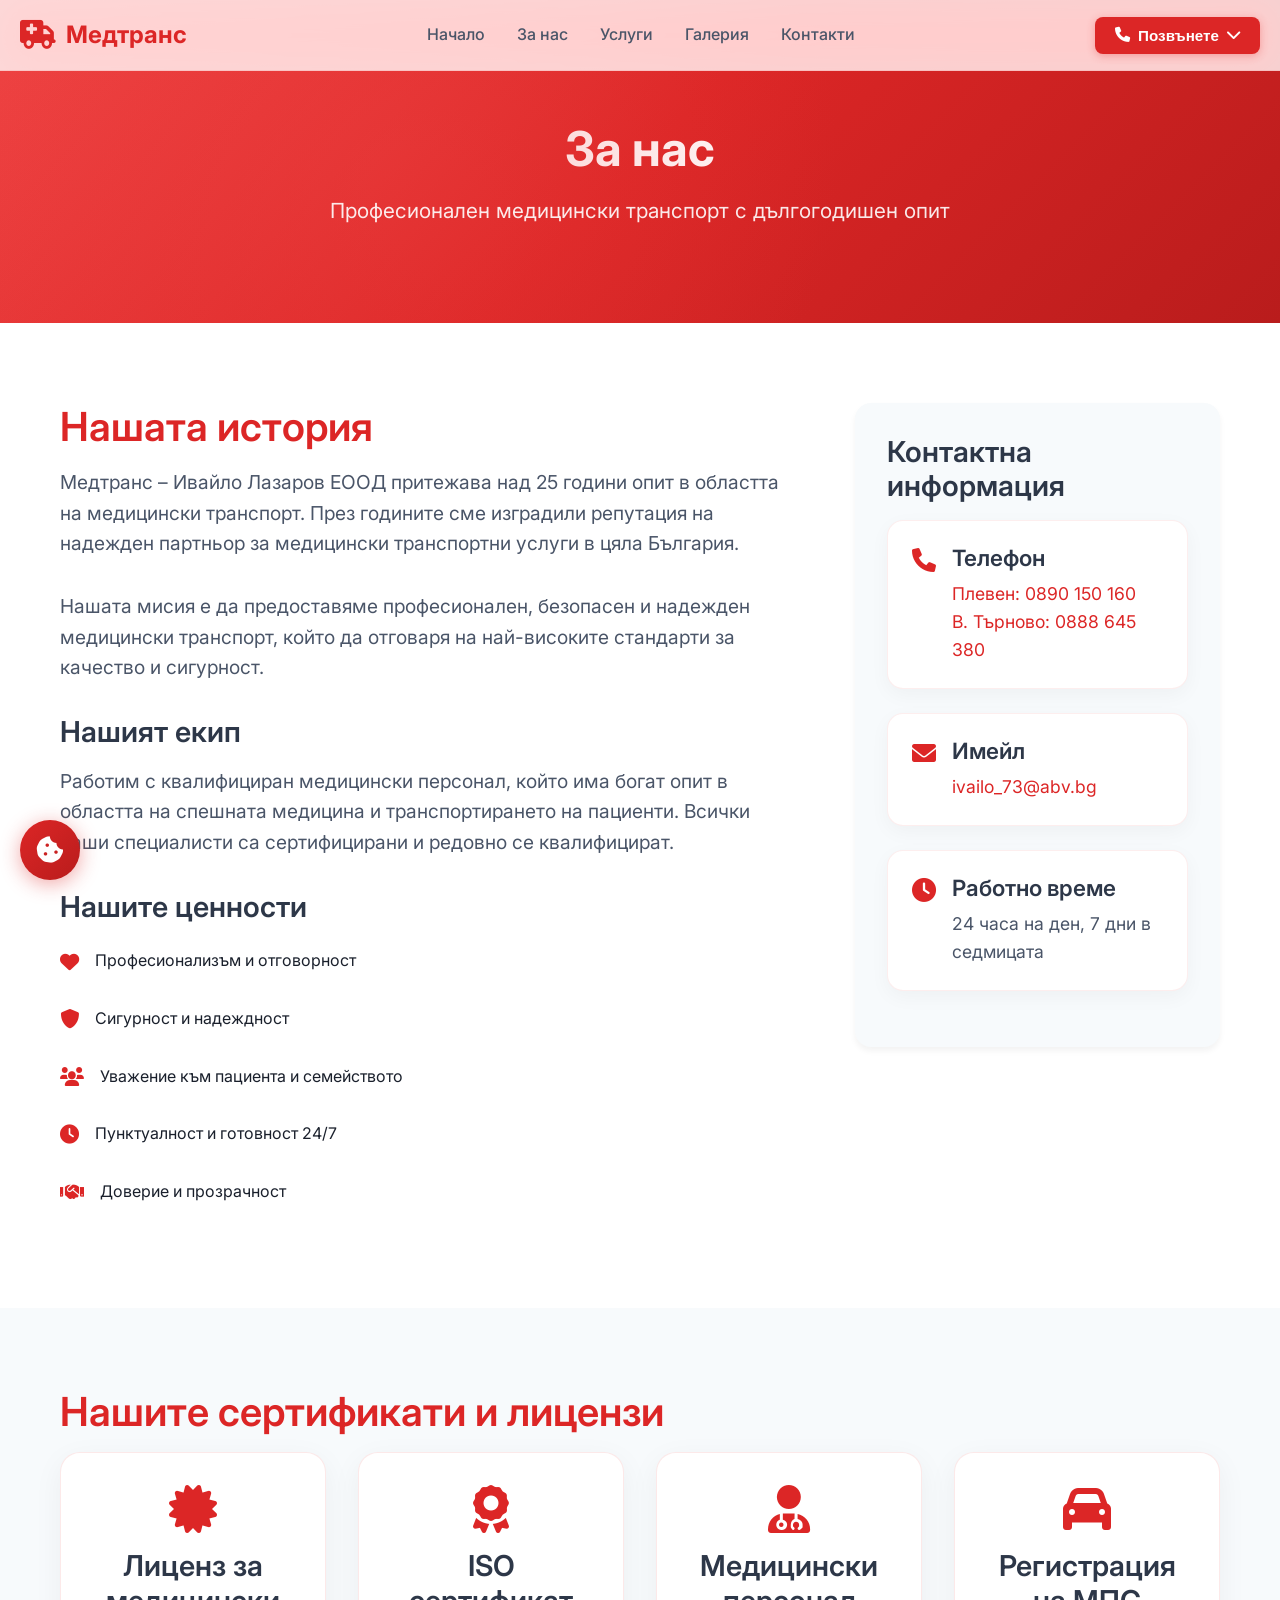
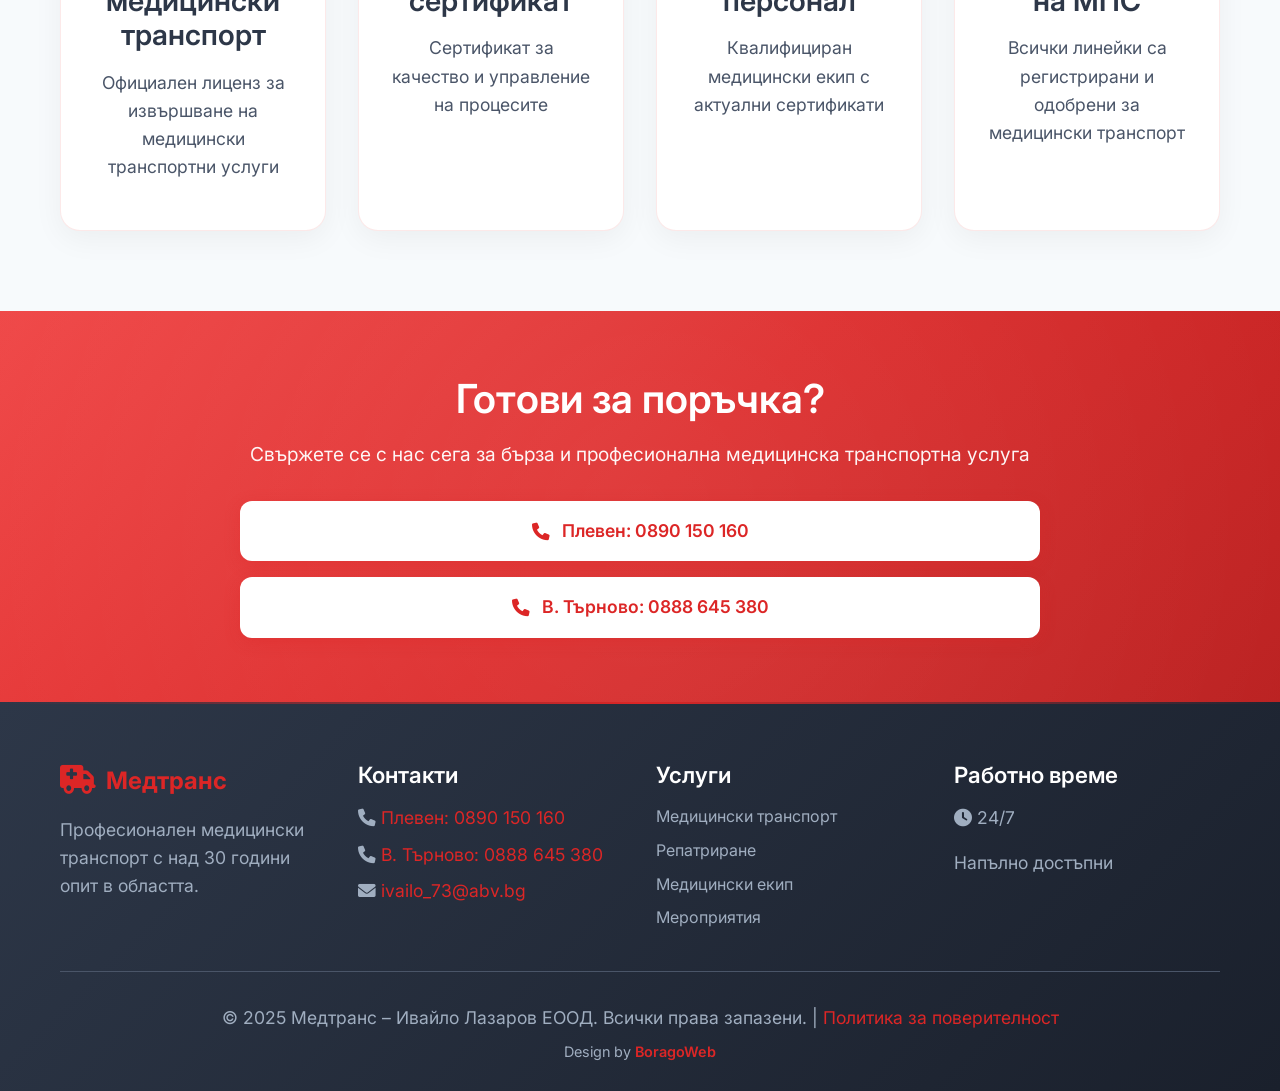
<file: about.html>
<!DOCTYPE html>
<html lang="bg">
<head>
    <meta charset="UTF-8">
    <meta name="viewport" content="width=device-width, initial-scale=1.0, maximum-scale=1.0, user-scalable=no, overflow-x=hidden">
    <title>За нас - Медтранс - Ивайло Лазаров ЕООД</title>
    <meta name="description" content="Медтранс - Ивайло Лазаров ЕООД притежава над 25 години опит в областта на медицински транспорт. Професионален екип и надеждно обслужване.">
    <meta name="keywords" content="за нас, опит, медицински транспорт, екип">
    
    <link rel="stylesheet" href="css/styles.css">
    <link href="https://fonts.googleapis.com/css2?family=Inter:wght@300;400;500;600;700&display=swap" rel="stylesheet">
    <link rel="stylesheet" href="https://cdnjs.cloudflare.com/ajax/libs/font-awesome/6.0.0/css/all.min.css">
    
    <!-- Additional Meta Tags -->
    <meta name="robots" content="index, follow">
    <meta name="language" content="Bulgarian">
    <meta name="geo.region" content="BG">
    <meta name="geo.placename" content="Pleven">
    <meta name="geo.position" content="43.417;24.607">
    <meta name="ICBM" content="43.417, 24.607">
    <link rel="canonical" href="https://medtrans-pleven.com/about.html">
</head>
<body>
    <!-- Navigation -->
    <nav class="navbar" id="navbar">
        <div class="nav-container">
            <a href="index.html" class="nav-logo">
                <i class="fas fa-ambulance"></i>
                <span>Медтранс</span>
            </a>
            <div class="nav-menu" id="nav-menu">
                <a href="index.html" class="nav-link">Начало</a>
                <a href="about.html" class="nav-link active">За нас</a>
                <a href="services.html" class="nav-link">Услуги</a>
                <a href="gallery.html" class="nav-link">Галерия</a>
                <a href="contact.html" class="nav-link">Контакти</a>
                
                <!-- Mobile Call Button -->
                <div class="mobile-nav-action">
                    <div class="mobile-call-dropdown">
                        <button class="btn btn-cta mobile-call-btn" id="mobile-call-btn">
                            <i class="fas fa-phone"></i>
                            Позвънете
                            <i class="fas fa-chevron-down"></i>
                        </button>
                        <div class="mobile-call-options" id="mobile-call-options">
                            <a href="tel:0890150160" class="mobile-call-option">
                                <i class="fas fa-phone"></i>
                                <span>Плевен</span>
                                <small>0890 150 160</small>
                            </a>
                            <a href="tel:0888645380" class="mobile-call-option">
                                <i class="fas fa-phone"></i>
                                <span>В. Търново</span>
                                <small>0888 645 380</small>
                            </a>
                        </div>
                    </div>
                </div>
            </div>
            <div class="nav-actions">
                <div class="desktop-call-dropdown">
                    <button class="btn btn-cta desktop-call-btn" id="desktop-call-btn">
                        <i class="fas fa-phone"></i>
                        Позвънете
                        <i class="fas fa-chevron-down"></i>
                    </button>
                    <div class="desktop-call-options" id="desktop-call-options">
                        <a href="tel:0890150160" class="desktop-call-option">
                            <i class="fas fa-phone"></i>
                            <span>Плевен</span>
                            <small>0890 150 160</small>
                        </a>
                        <a href="tel:0888645380" class="desktop-call-option">
                            <i class="fas fa-phone"></i>
                            <span>В. Търново</span>
                            <small>0888 645 380</small>
                        </a>
                    </div>
                </div>
                </div>
            <div class="nav-toggle" id="nav-toggle">
                <span class="bar"></span>
                <span class="bar"></span>
                <span class="bar"></span>
            </div>
        </div>
    </nav>
    
    <!-- Mobile Menu Overlay -->
    <div class="nav-overlay" id="nav-overlay"></div>

    <!-- Page Header -->
    <section class="page-header">
        <div class="container">
            <h1>За нас</h1>
            <p>Професионален медицински транспорт с дългогодишен опит</p>
        </div>
    </section>

    <!-- About Content -->
    <section class="about-detailed">
        <div class="container">
            <div class="about-grid">
                <div class="about-text">
                    <h2>Нашата история</h2>
                    <p>Медтранс – Ивайло Лазаров ЕООД притежава над 25 години опит в областта на медицински транспорт. През годините сме изградили репутация на надежден партньор за медицински транспортни услуги в цяла България.</p>
                    
                    <p>Нашата мисия е да предоставяме професионален, безопасен и надежден медицински транспорт, който да отговаря на най-високите стандарти за качество и сигурност.</p>
                    
                    <h3>Нашият екип</h3>
                    <p>Работим с квалифициран медицински персонал, който има богат опит в областта на спешната медицина и транспортирането на пациенти. Всички наши специалисти са сертифицирани и редовно се квалифицират.</p>
                    
                    <h3>Нашите ценности</h3>
                    <ul class="values-list">
                        <li><i class="fas fa-heart"></i> Професионализъм и отговорност</li>
                        <li><i class="fas fa-shield-alt"></i> Сигурност и надеждност</li>
                        <li><i class="fas fa-users"></i> Уважение към пациента и семейството</li>
                        <li><i class="fas fa-clock"></i> Пунктуалност и готовност 24/7</li>
                        <li><i class="fas fa-handshake"></i> Доверие и прозрачност</li>
                    </ul>
                </div>
                
                <div class="about-sidebar">
                    <div class="contact-card">
                        <h3>Контактна информация</h3>
                        <div class="contact-item">
                            <i class="fas fa-phone"></i>
                            <div>
                                <h4>Телефон</h4>
                                <p><a href="tel:0890150160">Плевен: 0890 150 160</a></p>
                                <p><a href="tel:0888645380">В. Търново: 0888 645 380</a></p>
                            </div>
                        </div>
                        <div class="contact-item">
                            <i class="fas fa-envelope"></i>
                            <div>
                                <h4>Имейл</h4>
                                <p><a href="mailto:ivailo_73@abv.bg">ivailo_73@abv.bg</a></p>
                            </div>
                        </div>
                        <div class="contact-item">
                            <i class="fas fa-clock"></i>
                            <div>
                                <h4>Работно време</h4>
                                <p>24 часа на ден, 7 дни в седмицата</p>
                            </div>
                        </div>
                    </div>
                </div>
            </div>
        </div>
    </section>

    <!-- Certifications -->
    <section class="certifications">
        <div class="container">
            <h2>Нашите сертификати и лицензи</h2>
            <div class="cert-grid">
                <div class="cert-item">
                    <i class="fas fa-certificate"></i>
                    <h3>Лиценз за медицински транспорт</h3>
                    <p>Официален лиценз за извършване на медицински транспортни услуги</p>
                </div>
                <div class="cert-item">
                    <i class="fas fa-award"></i>
                    <h3>ISO сертификат</h3>
                    <p>Сертификат за качество и управление на процесите</p>
                </div>
                <div class="cert-item">
                    <i class="fas fa-user-md"></i>
                    <h3>Медицински персонал</h3>
                    <p>Квалифициран медицински екип с актуални сертификати</p>
                </div>
                <div class="cert-item">
                    <i class="fas fa-car"></i>
                    <h3>Регистрация на МПС</h3>
                    <p>Всички линейки са регистрирани и одобрени за медицински транспорт</p>
                </div>
            </div>
        </div>
    </section>

    <!-- Ready to Order Section -->
    <section class="ready-to-order">
        <div class="container">
            <div class="ready-to-order-content">
                <h2>Готови за поръчка?</h2>
                <p>Свържете се с нас сега за бърза и професионална медицинска транспортна услуга</p>
                <div class="ready-call-buttons">
                    <a href="tel:0890150160" class="btn btn-primary ready-call-single">
                        <i class="fas fa-phone"></i>
                        Плевен: 0890 150 160
                    </a>
                    <a href="tel:0888645380" class="btn btn-primary ready-call-single">
                        <i class="fas fa-phone"></i>
                        В. Търново: 0888 645 380
                    </a>
                </div>
            </div>
        </div>
    </section>

     <!-- Footer -->
    <footer class="footer">
        <div class="container">
            <div class="footer-content">
                <div class="footer-section">
                    <div class="footer-logo">
                        <i class="fas fa-ambulance"></i>
                        <span>Медтранс</span>
                    </div>
                    <p>Професионален медицински транспорт с над 30 години опит в областта.</p>
                </div>
                
                <div class="footer-section">
                    <h4>Контакти</h4>
                    <div class="footer-contact">
                        <p><i class="fas fa-phone"></i> <a href="tel:0890150160">Плевен: 0890 150 160</a></p>
                        <p><i class="fas fa-phone"></i> <a href="tel:0888645380">В. Търново: 0888 645 380</a></p>
                        <p><i class="fas fa-envelope"></i> <a href="mailto:ivailo_73@abv.bg">ivailo_73@abv.bg</a></p>
                    </div>
                </div>
                
                <div class="footer-section">
                    <h4>Услуги</h4>
                    <ul class="footer-links">
                        <li><a href="#services">Медицински транспорт</a></li>
                        <li><a href="#services">Репатриране</a></li>
                        <li><a href="#services">Медицински екип</a></li>
                        <li><a href="#services">Мероприятия</a></li>
                    </ul>
                </div>
                
                <div class="footer-section">
                    <h4>Работно време</h4>
                    <p><i class="fas fa-clock"></i> 24/7</p>
                    <p>Напълно достъпни</p>
                </div>
            </div>
            
            <div class="footer-bottom">
                <p>&copy; 2025 Медтранс – Ивайло Лазаров ЕООД. Всички права запазени. | <a href="privacy.html" style="color: #dc2626; text-decoration: none;">Политика за поверителност</a></p>
                <p class="footer-credit">Design by <a href="https://boragoweb.com" target="_blank" rel="noopener">BoragoWeb</a></p>
            </div>
        </div>
    </footer>

    <!-- Cookie Settings Button -->
    <button class="cookie-settings-btn" id="cookie-settings-btn" title="Настройки за бисквитки">
        <i class="fas fa-cookie-bite"></i>
    </button>

    <script src="js/script.js"></script>
    <script>
        // Simple dropdown fix for about page
        document.addEventListener('DOMContentLoaded', function() {
            // Desktop dropdown
            const desktopBtn = document.getElementById('desktop-call-btn');
            const desktopOptions = document.getElementById('desktop-call-options');
            
            if (desktopBtn && desktopOptions) {
                desktopBtn.addEventListener('click', function(e) {
                    e.preventDefault();
                    e.stopPropagation();
                    desktopOptions.classList.toggle('active');
                    const chevron = this.querySelector('.fa-chevron-down');
                    if (chevron) {
                        chevron.style.transform = desktopOptions.classList.contains('active') ? 'rotate(180deg)' : 'rotate(0deg)';
                    }
                });
                
                document.addEventListener('click', function(e) {
                    if (!desktopBtn.contains(e.target) && !desktopOptions.contains(e.target)) {
                        desktopOptions.classList.remove('active');
                        const chevron = desktopBtn.querySelector('.fa-chevron-down');
                        if (chevron) chevron.style.transform = 'rotate(0deg)';
                    }
                });
            }
            
            // Mobile dropdown
            const mobileBtn = document.getElementById('mobile-call-btn');
            const mobileOptions = document.getElementById('mobile-call-options');
            
            if (mobileBtn && mobileOptions) {
                mobileBtn.addEventListener('click', function(e) {
                    e.preventDefault();
                    e.stopPropagation();
                    mobileOptions.classList.toggle('active');
                    const chevron = this.querySelector('.fa-chevron-down');
                    if (chevron) {
                        chevron.style.transform = mobileOptions.classList.contains('active') ? 'rotate(180deg)' : 'rotate(0deg)';
                    }
                });
                
                document.addEventListener('click', function(e) {
                    if (!mobileBtn.contains(e.target) && !mobileOptions.contains(e.target)) {
                        mobileOptions.classList.remove('active');
                        const chevron = mobileBtn.querySelector('.fa-chevron-down');
                        if (chevron) chevron.style.transform = 'rotate(0deg)';
                    }
                });
            }
        });
    </script>
</body>
</html>
</file>
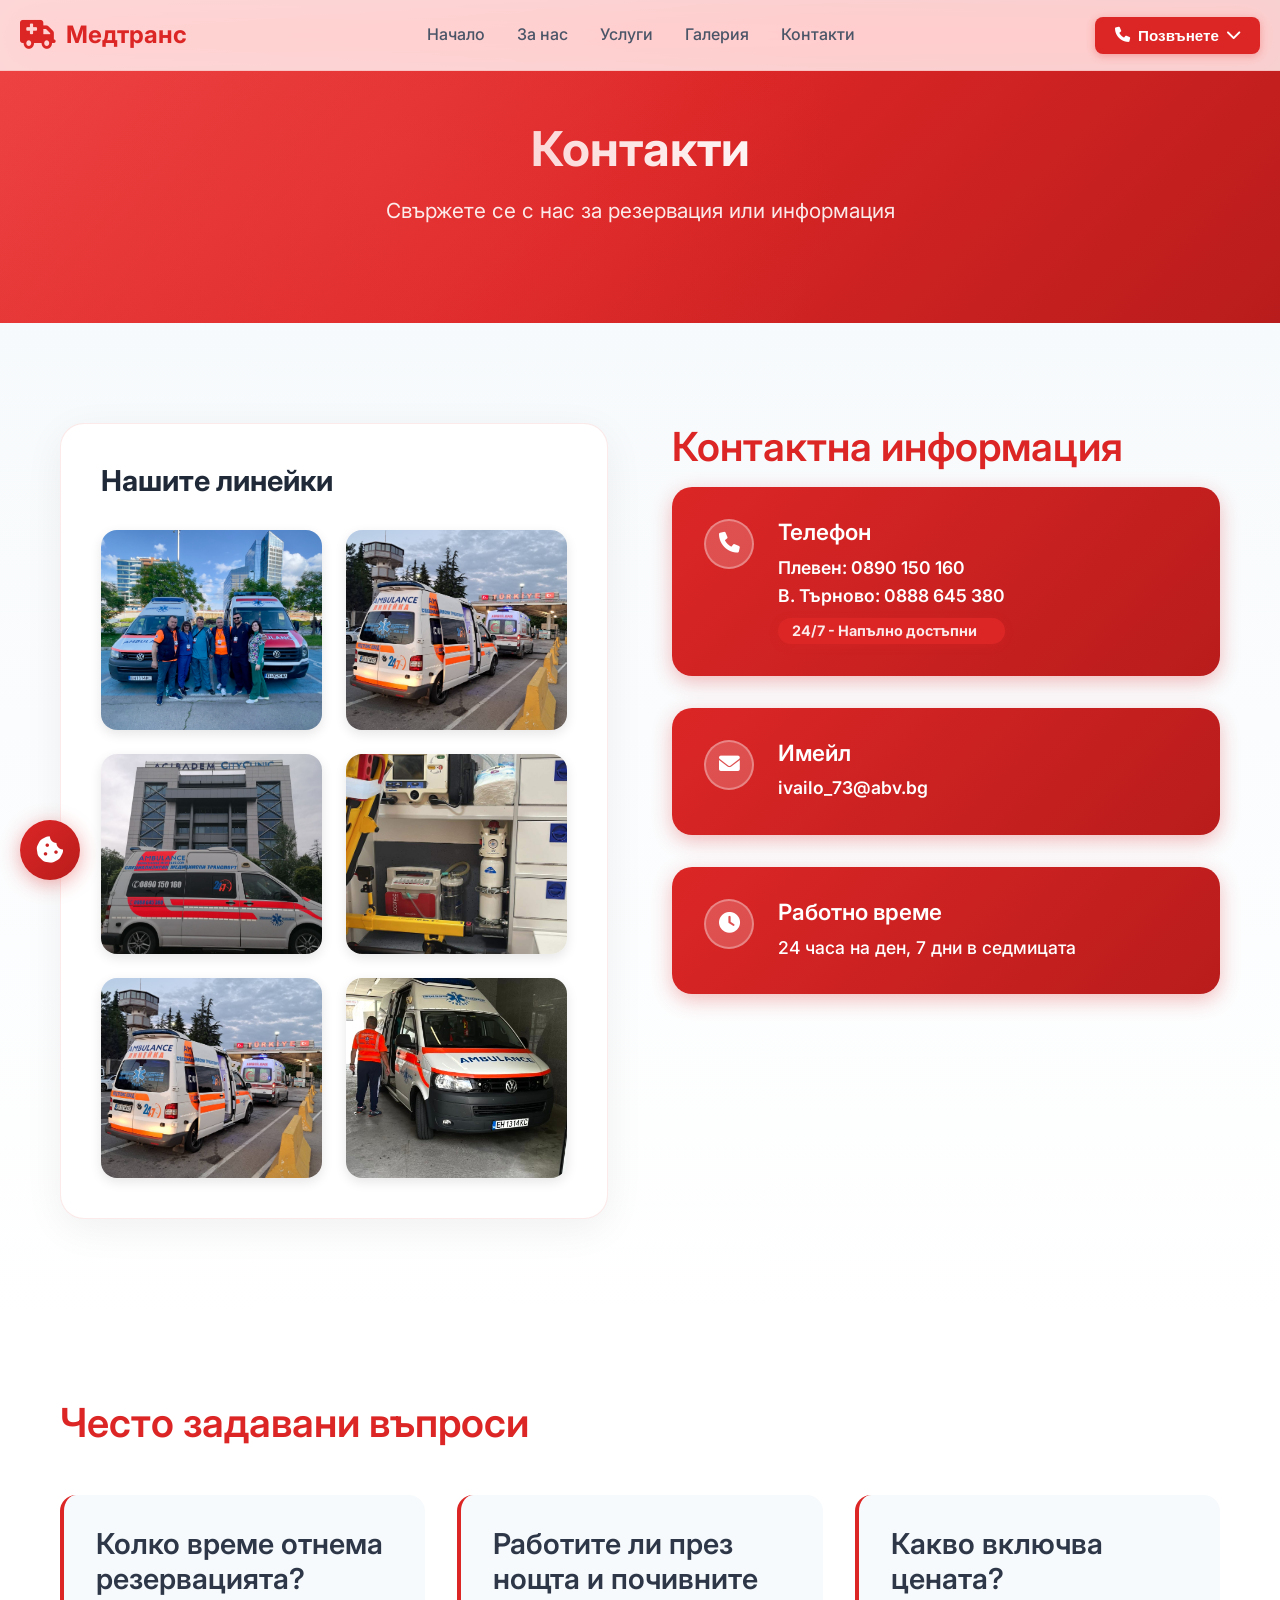
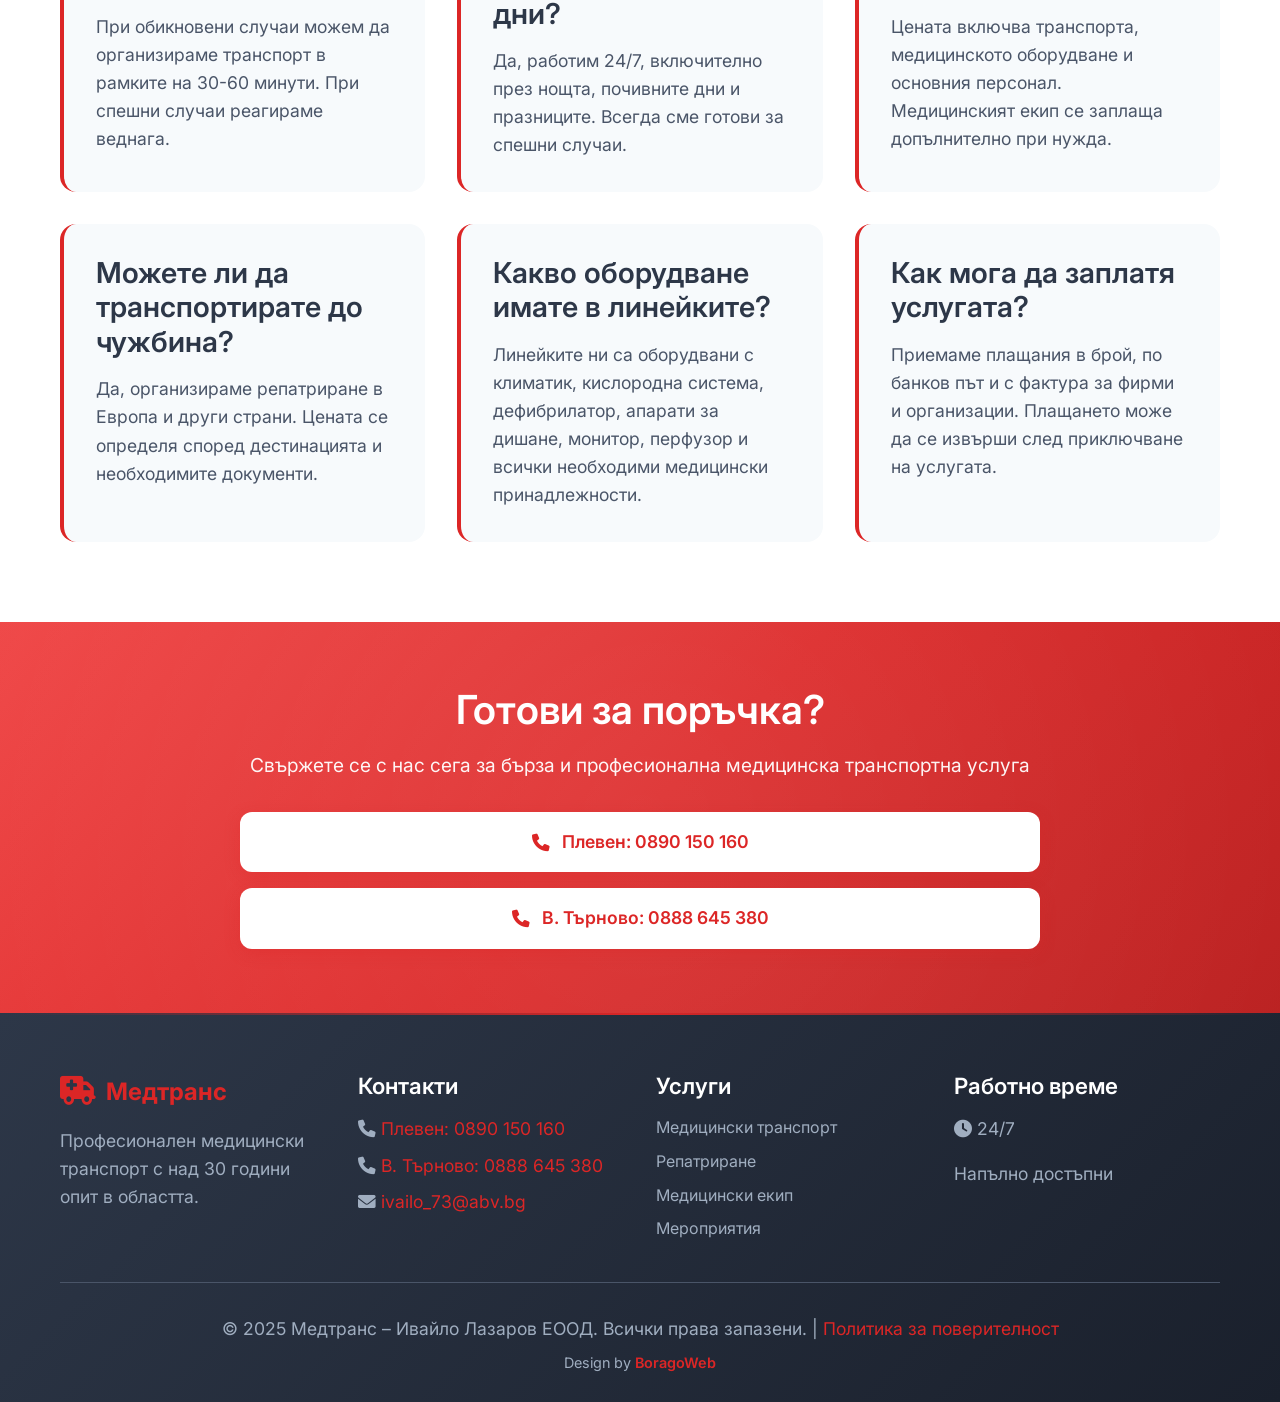
<file: contact.html>
<!DOCTYPE html>
<html lang="bg">
<head>
    <meta charset="UTF-8">
    <meta name="viewport" content="width=device-width, initial-scale=1.0, maximum-scale=1.0, user-scalable=no, overflow-x=hidden">
    <title>Контакти - Медтранс - Ивайло Лазаров ЕООД</title>
    <meta name="description" content="Свържете се с Медтранс - Ивайло Лазаров ЕООД за медицински транспорт. Телефон: 0890 150 160, имейл: ivailo_73@abv.bg">
    <meta name="keywords" content="контакти, телефон, имейл, запитване, медицински транспорт">
    
    <link rel="stylesheet" href="css/styles.css">
    <link href="https://fonts.googleapis.com/css2?family=Inter:wght@300;400;500;600;700&display=swap" rel="stylesheet">
    <link rel="stylesheet" href="https://cdnjs.cloudflare.com/ajax/libs/font-awesome/6.0.0/css/all.min.css">
    
    <!-- Favicon -->
    <link rel="icon" type="image/x-icon" href="favicon.ico">
    <link rel="apple-touch-icon" sizes="180x180" href="favicon.ico">
    <link rel="icon" type="image/png" sizes="32x32" href="favicon.ico">
    <link rel="icon" type="image/png" sizes="16x16" href="favicon.ico">
    
    <!-- Additional Meta Tags -->
    <meta name="robots" content="index, follow">
    <meta name="language" content="Bulgarian">
    <meta name="geo.region" content="BG">
    <meta name="geo.placename" content="Pleven">
    <meta name="geo.position" content="43.417;24.607">
    <meta name="ICBM" content="43.417, 24.607">
    <link rel="canonical" href="https://medtrans-pleven.com/contact.html">
</head>
<body>
    <!-- Navigation -->
    <nav class="navbar" id="navbar">
        <div class="nav-container">
            <a href="#home" class="nav-logo">
                <i class="fas fa-ambulance"></i>
                <span>Медтранс</span>
            </a>
            <div class="nav-menu" id="nav-menu">
                <a href="index.html" class="nav-link">Начало</a>
                <a href="about.html" class="nav-link">За нас</a>
                <a href="services.html" class="nav-link">Услуги</a>
                <a href="gallery.html" class="nav-link">Галерия</a>
                <a href="contact.html" class="nav-link active">Контакти</a>
                
                <!-- Mobile Call Button -->
                <div class="mobile-nav-action">
                    <div class="mobile-call-dropdown">
                        <button class="btn btn-cta mobile-call-btn" id="mobile-call-btn">
                            <i class="fas fa-phone"></i>
                            Позвънете
                            <i class="fas fa-chevron-down"></i>
                        </button>
                        <div class="mobile-call-options" id="mobile-call-options">
                            <a href="tel:0890150160" class="mobile-call-option">
                                <i class="fas fa-phone"></i>
                                <span>Плевен</span>
                                <small>0890 150 160</small>
                            </a>
                            <a href="tel:0888645380" class="mobile-call-option">
                                <i class="fas fa-phone"></i>
                                <span>В. Търново</span>
                                <small>0888 645 380</small>
                            </a>
                        </div>
                    </div>
                </div>
            </div>
            <div class="nav-actions">
                <div class="desktop-call-dropdown">
                    <button class="btn btn-cta desktop-call-btn" id="desktop-call-btn">
                        <i class="fas fa-phone"></i>
                        Позвънете
                        <i class="fas fa-chevron-down"></i>
                    </button>
                    <div class="desktop-call-options" id="desktop-call-options">
                        <a href="tel:0890150160" class="desktop-call-option">
                            <i class="fas fa-phone"></i>
                            <span>Плевен</span>
                            <small>0890 150 160</small>
                        </a>
                        <a href="tel:0888645380" class="desktop-call-option">
                            <i class="fas fa-phone"></i>
                            <span>В. Търново</span>
                            <small>0888 645 380</small>
                        </a>
                    </div>
                </div>
                </div>
            <div class="nav-toggle" id="nav-toggle">
                <span class="bar"></span>
                <span class="bar"></span>
                <span class="bar"></span>
            </div>
        </div>
    </nav>
    
    <!-- Mobile Menu Overlay -->
    <div class="nav-overlay" id="nav-overlay"></div>

    <!-- Page Header -->
    <section class="page-header">
        <div class="container">
            <h1>Контакти</h1>
            <p>Свържете се с нас за резервация или информация</p>
        </div>
    </section>

    <!-- Contact Main -->
    <section class="contact">
        <div class="container">
            <div class="contact-content">
                <div class="contact-pictures">
                    <h2>Нашите линейки</h2>
                    <div class="contact-gallery-grid">
                        <div class="contact-gallery-item">
                            <img src="images/IMG_3368.jpg" alt="Медицинска линейка">
                        </div>
                        <div class="contact-gallery-item">
                            <img src="images/ambulance-1.jpg" alt="Линейка">
                        </div>
                        <div class="contact-gallery-item">
                            <img src="images/IMG_2084.JPG" alt="Интериор">
                        </div>
                        <div class="contact-gallery-item">
                            <img src="images/IMG_2462.JPG" alt="Екип">
                        </div>
                        <div class="contact-gallery-item">
                            <img src="images/IMG_2474.JPG" alt="Оборудване">
                        </div>
                        <div class="contact-gallery-item">
                            <img src="images/IMG_3991.jpg" alt="Транспорт">
                        </div>
                    </div>
                </div>
                
                <div class="contact-details">
                    <h2>Контактна информация</h2>
                    
                    <div class="contact-detail">
                        <i class="fas fa-phone"></i>
                        <div>
                            <h4>Телефон</h4>
                            <p><a href="tel:0890150160">Плевен: 0890 150 160</a></p>
                            <p><a href="tel:0888645380">В. Търново: 0888 645 380</a></p>
                            <span class="availability">24/7 - Напълно достъпни</span>
                        </div>
                    </div>
                    
                    <div class="contact-detail">
                        <i class="fas fa-envelope"></i>
                        <div>
                            <h4>Имейл</h4>
                            <p><a href="mailto:ivailo_73@abv.bg">ivailo_73@abv.bg</a></p>
                        </div>
                    </div>
                    
                    <div class="contact-detail">
                        <i class="fas fa-clock"></i>
                        <div>
                            <h4>Работно време</h4>
                            <p>24 часа на ден, 7 дни в седмицата</p>
                        </div>
                    </div>
                </div>
            </div>
        </div>
    </section>

    <!-- FAQ Section -->
    <section class="faq-section">
        <div class="container">
            <h2>Често задавани въпроси</h2>
            <div class="faq-grid">
                <div class="faq-item">
                    <h3>Колко време отнема резервацията?</h3>
                    <p>При обикновени случаи можем да организираме транспорт в рамките на 30-60 минути. При спешни случаи реагираме веднага.</p>
                </div>
                
                <div class="faq-item">
                    <h3>Работите ли през нощта и почивните дни?</h3>
                    <p>Да, работим 24/7, включително през нощта, почивните дни и празниците. Всегда сме готови за спешни случаи.</p>
                </div>
                
                <div class="faq-item">
                    <h3>Какво включва цената?</h3>
                    <p>Цената включва транспорта, медицинското оборудване и основния персонал. Медицинският екип се заплаща допълнително при нужда.</p>
                </div>
                
                <div class="faq-item">
                    <h3>Можете ли да транспортирате до чужбина?</h3>
                    <p>Да, организираме репатриране в Европа и други страни. Цената се определя според дестинацията и необходимите документи.</p>
                </div>
                
                <div class="faq-item">
                    <h3>Какво оборудване имате в линейките?</h3>
                    <p>Линейките ни са оборудвани с климатик, кислородна система, дефибрилатор, апарати за дишане, монитор, перфузор и всички необходими медицински принадлежности.</p>
                </div>
                
                <div class="faq-item">
                    <h3>Как мога да заплатя услугата?</h3>
                    <p>Приемаме плащания в брой, по банков път и с фактура за фирми и организации. Плащането може да се извърши след приключване на услугата.</p>
                </div>
            </div>
        </div>
    </section>

    <!-- Ready to Order Section -->
    <section class="ready-to-order">
        <div class="container">
            <div class="ready-to-order-content">
                <h2>Готови за поръчка?</h2>
                <p>Свържете се с нас сега за бърза и професионална медицинска транспортна услуга</p>
                <div class="ready-call-buttons">
                    <a href="tel:0890150160" class="btn btn-primary ready-call-single">
                        <i class="fas fa-phone"></i>
                        Плевен: 0890 150 160
                    </a>
                    <a href="tel:0888645380" class="btn btn-primary ready-call-single">
                        <i class="fas fa-phone"></i>
                        В. Търново: 0888 645 380
                    </a>
                </div>
            </div>
        </div>
    </section>

    <!-- Footer -->
    <footer class="footer">
        <div class="container">
            <div class="footer-content">
                <div class="footer-section">
                    <div class="footer-logo">
                        <i class="fas fa-ambulance"></i>
                        <span>Медтранс</span>
                    </div>
                    <p>Професионален медицински транспорт с над 30 години опит в областта.</p>
                </div>
                
                <div class="footer-section">
                    <h4>Контакти</h4>
                    <div class="footer-contact">
                        <p><i class="fas fa-phone"></i> <a href="tel:0890150160">Плевен: 0890 150 160</a></p>
                        <p><i class="fas fa-phone"></i> <a href="tel:0888645380">В. Търново: 0888 645 380</a></p>
                        <p><i class="fas fa-envelope"></i> <a href="mailto:ivailo_73@abv.bg">ivailo_73@abv.bg</a></p>
                    </div>
                </div>
                
                <div class="footer-section">
                    <h4>Услуги</h4>
                    <ul class="footer-links">
                        <li><a href="#services">Медицински транспорт</a></li>
                        <li><a href="#services">Репатриране</a></li>
                        <li><a href="#services">Медицински екип</a></li>
                        <li><a href="#services">Мероприятия</a></li>
                    </ul>
                </div>
                
                <div class="footer-section">
                    <h4>Работно време</h4>
                    <p><i class="fas fa-clock"></i> 24/7</p>
                    <p>Напълно достъпни</p>
                </div>
            </div>
            
            <div class="footer-bottom">
                <p>&copy; 2025 Медтранс – Ивайло Лазаров ЕООД. Всички права запазени. | <a href="privacy.html" style="color: #dc2626; text-decoration: none;">Политика за поверителност</a></p>
                <p class="footer-credit">Design by <a href="https://boragoweb.com" target="_blank" rel="noopener">BoragoWeb</a></p>
            </div>
        </div>
    </footer>
    <!-- Cookie Settings Button -->
    <button class="cookie-settings-btn" id="cookie-settings-btn" title="Настройки за бисквитки">
        <i class="fas fa-cookie-bite"></i>
    </button>

    <script src="js/script.js"></script>
    <script>
        // Enhanced form validation for contact page
        document.addEventListener('DOMContentLoaded', function() {
            const form = document.getElementById('contact-form-detailed');
            
            form.addEventListener('submit', function(e) {
                e.preventDefault();
                
                // Get form data
                const formData = new FormData(form);
                const name = formData.get('name').trim();
                const phone = formData.get('phone').trim();
                const email = formData.get('email').trim();
                const service = formData.get('service');
                const urgency = formData.get('urgency');
                const message = formData.get('message').trim();
                const privacy = formData.get('privacy');
                
                // Validation
                let isValid = true;
                clearAllErrors();
                
                if (!name) {
                    showFieldError('name-detailed', 'Моля, въведете вашето име');
                    isValid = false;
                }
                
                if (!phone) {
                    showFieldError('phone-detailed', 'Моля, въведете вашия телефон');
                    isValid = false;
                } else if (!isValidPhone(phone)) {
                    showFieldError('phone-detailed', 'Моля, въведете валиден телефонен номер');
                    isValid = false;
                }
                
                if (email && !isValidEmail(email)) {
                    showFieldError('email-detailed', 'Моля, въведете валиден имейл адрес');
                    isValid = false;
                }
                
                if (!privacy) {
                    showFieldError('privacy', 'Моля, съгласете се с обработката на данните');
                    isValid = false;
                }
                
                if (!isValid) return;
                
                // Show loading state
                const submitBtn = form.querySelector('button[type="submit"]');
                const originalText = submitBtn.innerHTML;
                submitBtn.innerHTML = '<i class="fas fa-spinner fa-spin"></i> Изпраща се...';
                submitBtn.disabled = true;
                
                // Simulate form submission
                setTimeout(() => {
                    showNotification('Запитването ви е изпратено успешно! Ще се свържем с вас скоро.', 'success');
                    form.reset();
                    submitBtn.innerHTML = originalText;
                    submitBtn.disabled = false;
                }, 2000);
            });
            
            function isValidEmail(email) {
                const emailRegex = /^[^\s@]+@[^\s@]+\.[^\s@]+$/;
                return emailRegex.test(email);
            }
            
            function isValidPhone(phone) {
                const phoneRegex = /^(\+359|0)[0-9]{9}$/;
                return phoneRegex.test(phone.replace(/\s/g, ''));
            }
            
            function showFieldError(fieldName, message) {
                const field = document.getElementById(fieldName);
                if (!field) return;
                
                const formGroup = field.closest('.form-group') || field.closest('.checkbox-group');
                if (!formGroup) return;
                
                const existingError = formGroup.querySelector('.field-error');
                if (existingError) {
                    existingError.remove();
                }
                
                field.classList.add('error');
                
                const errorElement = document.createElement('div');
                errorElement.className = 'field-error';
                errorElement.textContent = message;
                errorElement.style.color = '#e53e3e';
                errorElement.style.fontSize = '0.875rem';
                errorElement.style.marginTop = '0.25rem';
                
                formGroup.appendChild(errorElement);
            }
            
            function clearAllErrors() {
                const errorElements = document.querySelectorAll('.field-error');
                errorElements.forEach(error => error.remove());
                
                const errorFields = document.querySelectorAll('.error');
                errorFields.forEach(field => field.classList.remove('error'));
            }
        });
    </script>
    <script>
        // Dropdown fix for contact page
        document.addEventListener('DOMContentLoaded', function() {
            const desktopBtn = document.getElementById('desktop-call-btn');
            const desktopOptions = document.getElementById('desktop-call-options');
            if (desktopBtn && desktopOptions) {
                desktopBtn.addEventListener('click', function(e) {
                    e.preventDefault();
                    e.stopPropagation();
                    desktopOptions.classList.toggle('active');
                    const chevron = this.querySelector('.fa-chevron-down');
                    if (chevron) chevron.style.transform = desktopOptions.classList.contains('active') ? 'rotate(180deg)' : 'rotate(0deg)';
                });
                document.addEventListener('click', function(e) {
                    if (!desktopBtn.contains(e.target) && !desktopOptions.contains(e.target)) {
                        desktopOptions.classList.remove('active');
                        const chevron = desktopBtn.querySelector('.fa-chevron-down');
                        if (chevron) chevron.style.transform = 'rotate(0deg)';
                    }
                });
            }
            const mobileBtn = document.getElementById('mobile-call-btn');
            const mobileOptions = document.getElementById('mobile-call-options');
            if (mobileBtn && mobileOptions) {
                mobileBtn.addEventListener('click', function(e) {
                    e.preventDefault();
                    e.stopPropagation();
                    mobileOptions.classList.toggle('active');
                    const chevron = this.querySelector('.fa-chevron-down');
                    if (chevron) chevron.style.transform = mobileOptions.classList.contains('active') ? 'rotate(180deg)' : 'rotate(0deg)';
                });
                document.addEventListener('click', function(e) {
                    if (!mobileBtn.contains(e.target) && !mobileOptions.contains(e.target)) {
                        mobileOptions.classList.remove('active');
                        const chevron = mobileBtn.querySelector('.fa-chevron-down');
                        if (chevron) chevron.style.transform = 'rotate(0deg)';
                    }
                });
            }
        });
    </script>
</body>
</html>
</file>
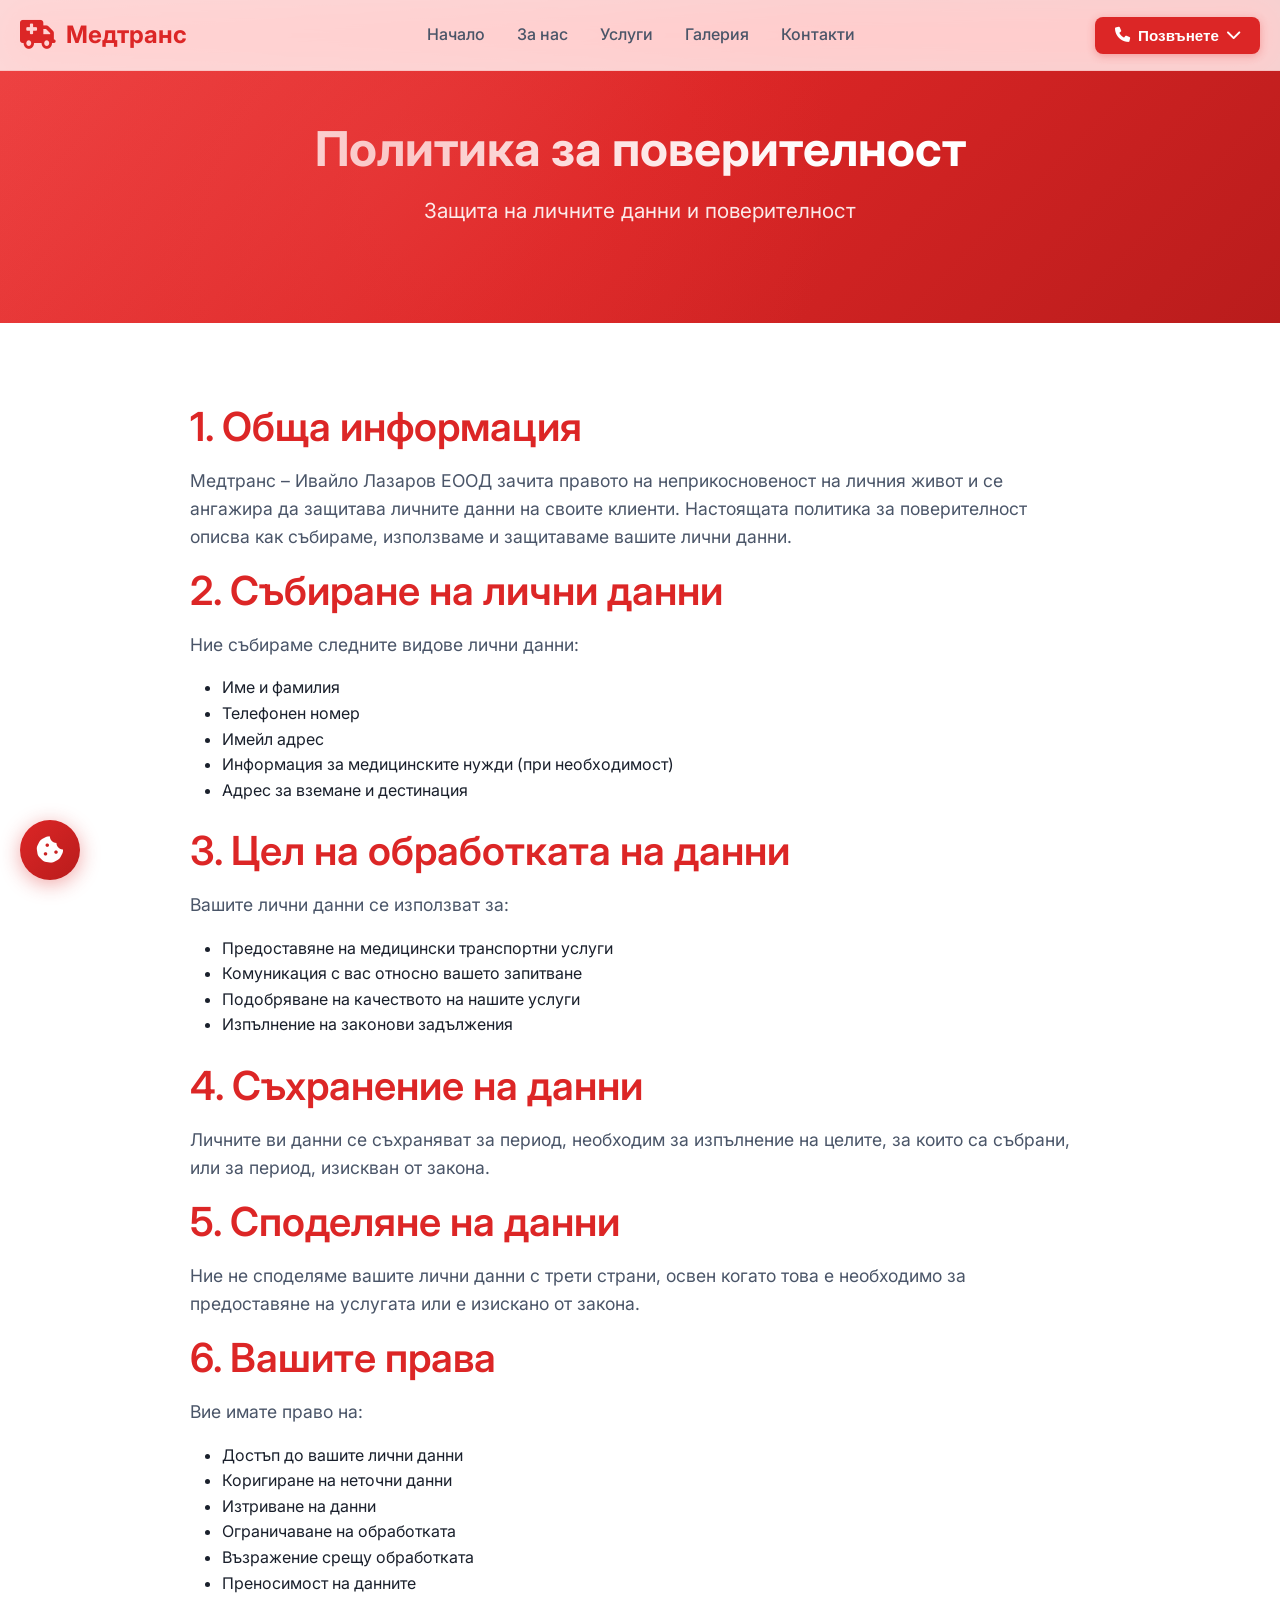
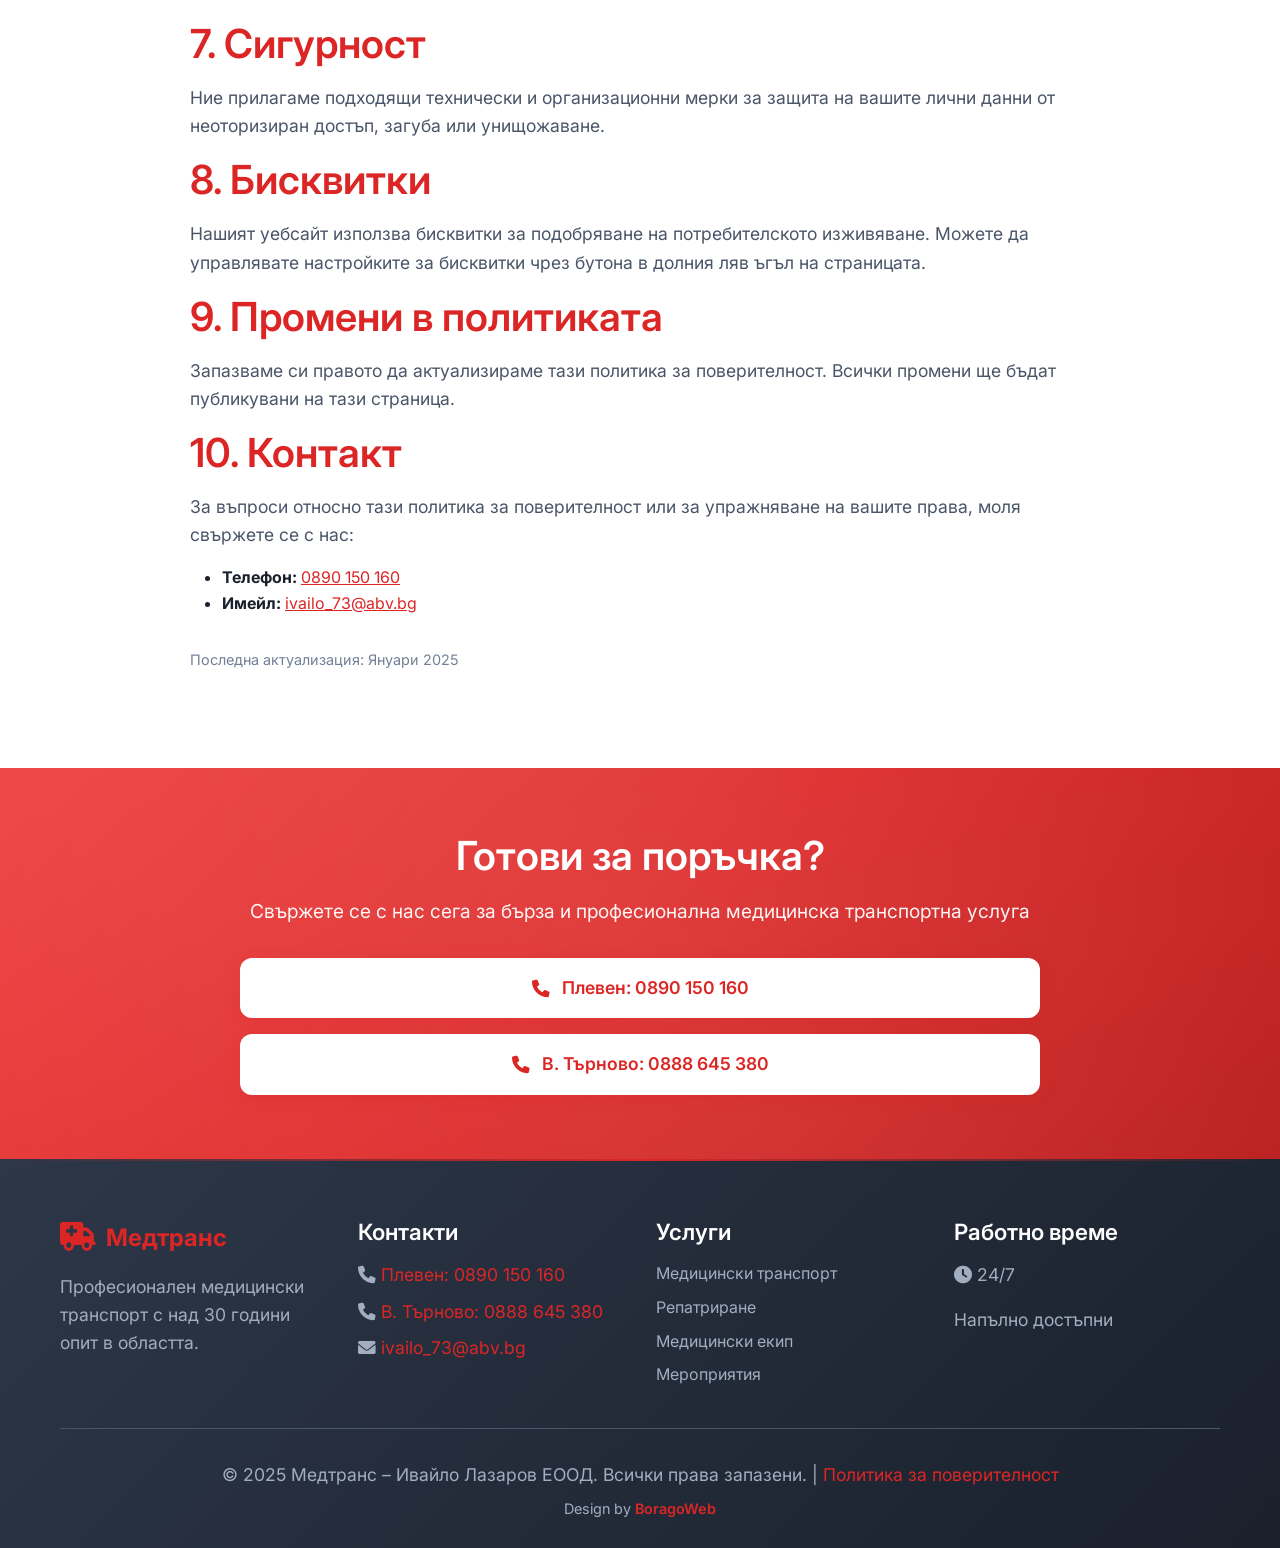
<file: privacy.html>
<!DOCTYPE html>
<html lang="bg">
<head>
    <meta charset="UTF-8">
    <meta name="viewport" content="width=device-width, initial-scale=1.0, maximum-scale=1.0, user-scalable=no, overflow-x=hidden">
    <title>Политика за поверителност - Медтранс - Ивайло Лазаров ЕООД</title>
    <meta name="description" content="Политика за поверителност и защита на личните данни на Медтранс - Ивайло Лазаров ЕООД">
    
    <link rel="stylesheet" href="css/styles.css">
    <link href="https://fonts.googleapis.com/css2?family=Inter:wght@300;400;500;600;700&display=swap" rel="stylesheet">
    <link rel="stylesheet" href="https://cdnjs.cloudflare.com/ajax/libs/font-awesome/6.0.0/css/all.min.css">
    
    <!-- Favicon -->
    <link rel="icon" type="image/png" href="medtrans-favicon.png">
</head>
<body>
    <!-- Navigation -->
    <nav class="navbar" id="navbar">
        <div class="nav-container">
            <a href="#home" class="nav-logo">
                <i class="fas fa-ambulance"></i>
                <span>Медтранс</span>
            </a>
            <div class="nav-menu" id="nav-menu">
                <a href="index.html" class="nav-link">Начало</a>
                <a href="about.html" class="nav-link">За нас</a>
                <a href="services.html" class="nav-link">Услуги</a>
                <a href="gallery.html" class="nav-link">Галерия</a>
                <a href="contact.html" class="nav-link">Контакти</a>
                
                <!-- Mobile Call Button -->
                <div class="mobile-nav-action">
                    <div class="mobile-call-dropdown">
                        <button class="btn btn-cta mobile-call-btn" id="mobile-call-btn">
                            <i class="fas fa-phone"></i>
                            Позвънете
                            <i class="fas fa-chevron-down"></i>
                        </button>
                        <div class="mobile-call-options" id="mobile-call-options">
                            <a href="tel:0890150160" class="mobile-call-option">
                                <i class="fas fa-phone"></i>
                                <span>Плевен</span>
                                <small>0890 150 160</small>
                            </a>
                            <a href="tel:0888645380" class="mobile-call-option">
                                <i class="fas fa-phone"></i>
                                <span>В. Търново</span>
                                <small>0888 645 380</small>
                            </a>
                        </div>
                    </div>
                </div>
            </div>
            <div class="nav-actions">
                <div class="desktop-call-dropdown">
                    <button class="btn btn-cta desktop-call-btn" id="desktop-call-btn">
                        <i class="fas fa-phone"></i>
                        Позвънете
                        <i class="fas fa-chevron-down"></i>
                    </button>
                    <div class="desktop-call-options" id="desktop-call-options">
                        <a href="tel:0890150160" class="desktop-call-option">
                            <i class="fas fa-phone"></i>
                            <span>Плевен</span>
                            <small>0890 150 160</small>
                        </a>
                        <a href="tel:0888645380" class="desktop-call-option">
                            <i class="fas fa-phone"></i>
                            <span>В. Търново</span>
                            <small>0888 645 380</small>
                        </a>
                    </div>
                </div>
                </div>
            <div class="nav-toggle" id="nav-toggle">
                <span class="bar"></span>
                <span class="bar"></span>
                <span class="bar"></span>
            </div>
        </div>
    </nav>
    
    <!-- Mobile Menu Overlay -->
    <div class="nav-overlay" id="nav-overlay"></div>

    <!-- Page Header -->
    <section class="page-header">
        <div class="container">
            <h1>Политика за поверителност</h1>
            <p>Защита на личните данни и поверителност</p>
        </div>
    </section>

    <!-- Privacy Content -->
    <section class="about-detailed" style="padding: 80px 0;">
        <div class="container">
            <div style="max-width: 900px; margin: 0 auto;">
                <h2>1. Обща информация</h2>
                <p>Медтранс – Ивайло Лазаров ЕООД зачита правото на неприкосновеност на личния живот и се ангажира да защитава личните данни на своите клиенти. Настоящата политика за поверителност описва как събираме, използваме и защитаваме вашите лични данни.</p>
                
                <h2>2. Събиране на лични данни</h2>
                <p>Ние събираме следните видове лични данни:</p>
                <ul style="margin-left: 2rem; margin-bottom: 1.5rem;">
                    <li>Име и фамилия</li>
                    <li>Телефонен номер</li>
                    <li>Имейл адрес</li>
                    <li>Информация за медицинските нужди (при необходимост)</li>
                    <li>Адрес за вземане и дестинация</li>
                </ul>
                
                <h2>3. Цел на обработката на данни</h2>
                <p>Вашите лични данни се използват за:</p>
                <ul style="margin-left: 2rem; margin-bottom: 1.5rem;">
                    <li>Предоставяне на медицински транспортни услуги</li>
                    <li>Комуникация с вас относно вашето запитване</li>
                    <li>Подобряване на качеството на нашите услуги</li>
                    <li>Изпълнение на законови задължения</li>
                </ul>
                
                <h2>4. Съхранение на данни</h2>
                <p>Личните ви данни се съхраняват за период, необходим за изпълнение на целите, за които са събрани, или за период, изискван от закона.</p>
                
                <h2>5. Споделяне на данни</h2>
                <p>Ние не споделяме вашите лични данни с трети страни, освен когато това е необходимо за предоставяне на услугата или е изискано от закона.</p>
                
                <h2>6. Вашите права</h2>
                <p>Вие имате право на:</p>
                <ul style="margin-left: 2rem; margin-bottom: 1.5rem;">
                    <li>Достъп до вашите лични данни</li>
                    <li>Коригиране на неточни данни</li>
                    <li>Изтриване на данни</li>
                    <li>Ограничаване на обработката</li>
                    <li>Възражение срещу обработката</li>
                    <li>Преносимост на данните</li>
                </ul>
                
                <h2>7. Сигурност</h2>
                <p>Ние прилагаме подходящи технически и организационни мерки за защита на вашите лични данни от неоторизиран достъп, загуба или унищожаване.</p>
                
                <h2>8. Бисквитки</h2>
                <p>Нашият уебсайт използва бисквитки за подобряване на потребителското изживяване. Можете да управлявате настройките за бисквитки чрез бутона в долния ляв ъгъл на страницата.</p>
                
                <h2>9. Промени в политиката</h2>
                <p>Запазваме си правото да актуализираме тази политика за поверителност. Всички промени ще бъдат публикувани на тази страница.</p>
                
                <h2>10. Контакт</h2>
                <p>За въпроси относно тази политика за поверителност или за упражняване на вашите права, моля свържете се с нас:</p>
                <ul style="margin-left: 2rem; margin-bottom: 1.5rem;">
                    <li><strong>Телефон:</strong> <a href="tel:0890150160" style="color: #dc2626;">0890 150 160</a></li>
                    <li><strong>Имейл:</strong> <a href="mailto:ivailo_73@abv.bg" style="color: #dc2626;">ivailo_73@abv.bg</a></li>
                </ul>
                
                <p style="margin-top: 2rem; color: #718096; font-size: 0.9rem;">Последна актуализация: Януари 2025</p>
            </div>
        </div>
    </section>

    <!-- Ready to Order Section -->
    <section class="ready-to-order">
        <div class="container">
            <div class="ready-to-order-content">
                <h2>Готови за поръчка?</h2>
                <p>Свържете се с нас сега за бърза и професионална медицинска транспортна услуга</p>
                <div class="ready-call-buttons">
                    <a href="tel:0890150160" class="btn btn-primary ready-call-single">
                        <i class="fas fa-phone"></i>
                        Плевен: 0890 150 160
                    </a>
                    <a href="tel:0888645380" class="btn btn-primary ready-call-single">
                        <i class="fas fa-phone"></i>
                        В. Търново: 0888 645 380
                    </a>
                </div>
            </div>
        </div>
    </section>

    <!-- Footer -->
    <footer class="footer">
        <div class="container">
            <div class="footer-content">
                <div class="footer-section">
                    <div class="footer-logo">
                        <i class="fas fa-ambulance"></i>
                        <span>Медтранс</span>
                    </div>
                    <p>Професионален медицински транспорт с над 30 години опит в областта.</p>
                </div>
                
                <div class="footer-section">
                    <h4>Контакти</h4>
                    <div class="footer-contact">
                        <p><i class="fas fa-phone"></i> <a href="tel:0890150160">Плевен: 0890 150 160</a></p>
                        <p><i class="fas fa-phone"></i> <a href="tel:0888645380">В. Търново: 0888 645 380</a></p>
                        <p><i class="fas fa-envelope"></i> <a href="mailto:ivailo_73@abv.bg">ivailo_73@abv.bg</a></p>
                    </div>
                </div>
                
                <div class="footer-section">
                    <h4>Услуги</h4>
                    <ul class="footer-links">
                        <li><a href="#services">Медицински транспорт</a></li>
                        <li><a href="#services">Репатриране</a></li>
                        <li><a href="#services">Медицински екип</a></li>
                        <li><a href="#services">Мероприятия</a></li>
                    </ul>
                </div>
                
                <div class="footer-section">
                    <h4>Работно време</h4>
                    <p><i class="fas fa-clock"></i> 24/7</p>
                    <p>Напълно достъпни</p>
                </div>
            </div>
            
            <div class="footer-bottom">
                <p>&copy; 2025 Медтранс – Ивайло Лазаров ЕООД. Всички права запазени. | <a href="privacy.html" style="color: #dc2626; text-decoration: none;">Политика за поверителност</a></p>
                <p class="footer-credit">Design by <a href="https://boragoweb.com" target="_blank" rel="noopener">BoragoWeb</a></p>
            </div>
        </div>
    </footer>
    <!-- Cookie Settings Button -->
    <button class="cookie-settings-btn" id="cookie-settings-btn" title="Настройки за бисквитки">
        <i class="fas fa-cookie-bite"></i>
    </button>

    <script src="js/translations.js"></script>
    <script src="js/script.js"></script>
    <script>
        // Dropdown fix for privacy page
        document.addEventListener('DOMContentLoaded', function() {
            const desktopBtn = document.getElementById('desktop-call-btn');
            const desktopOptions = document.getElementById('desktop-call-options');
            if (desktopBtn && desktopOptions) {
                desktopBtn.addEventListener('click', function(e) {
                    e.preventDefault();
                    e.stopPropagation();
                    desktopOptions.classList.toggle('active');
                    const chevron = this.querySelector('.fa-chevron-down');
                    if (chevron) chevron.style.transform = desktopOptions.classList.contains('active') ? 'rotate(180deg)' : 'rotate(0deg)';
                });
                document.addEventListener('click', function(e) {
                    if (!desktopBtn.contains(e.target) && !desktopOptions.contains(e.target)) {
                        desktopOptions.classList.remove('active');
                        const chevron = desktopBtn.querySelector('.fa-chevron-down');
                        if (chevron) chevron.style.transform = 'rotate(0deg)';
                    }
                });
            }
            const mobileBtn = document.getElementById('mobile-call-btn');
            const mobileOptions = document.getElementById('mobile-call-options');
            if (mobileBtn && mobileOptions) {
                mobileBtn.addEventListener('click', function(e) {
                    e.preventDefault();
                    e.stopPropagation();
                    mobileOptions.classList.toggle('active');
                    const chevron = this.querySelector('.fa-chevron-down');
                    if (chevron) chevron.style.transform = mobileOptions.classList.contains('active') ? 'rotate(180deg)' : 'rotate(0deg)';
                });
                document.addEventListener('click', function(e) {
                    if (!mobileBtn.contains(e.target) && !mobileOptions.contains(e.target)) {
                        mobileOptions.classList.remove('active');
                        const chevron = mobileBtn.querySelector('.fa-chevron-down');
                        if (chevron) chevron.style.transform = 'rotate(0deg)';
                    }
                });
            }
        });
    </script>
</body>
</html>
</file>
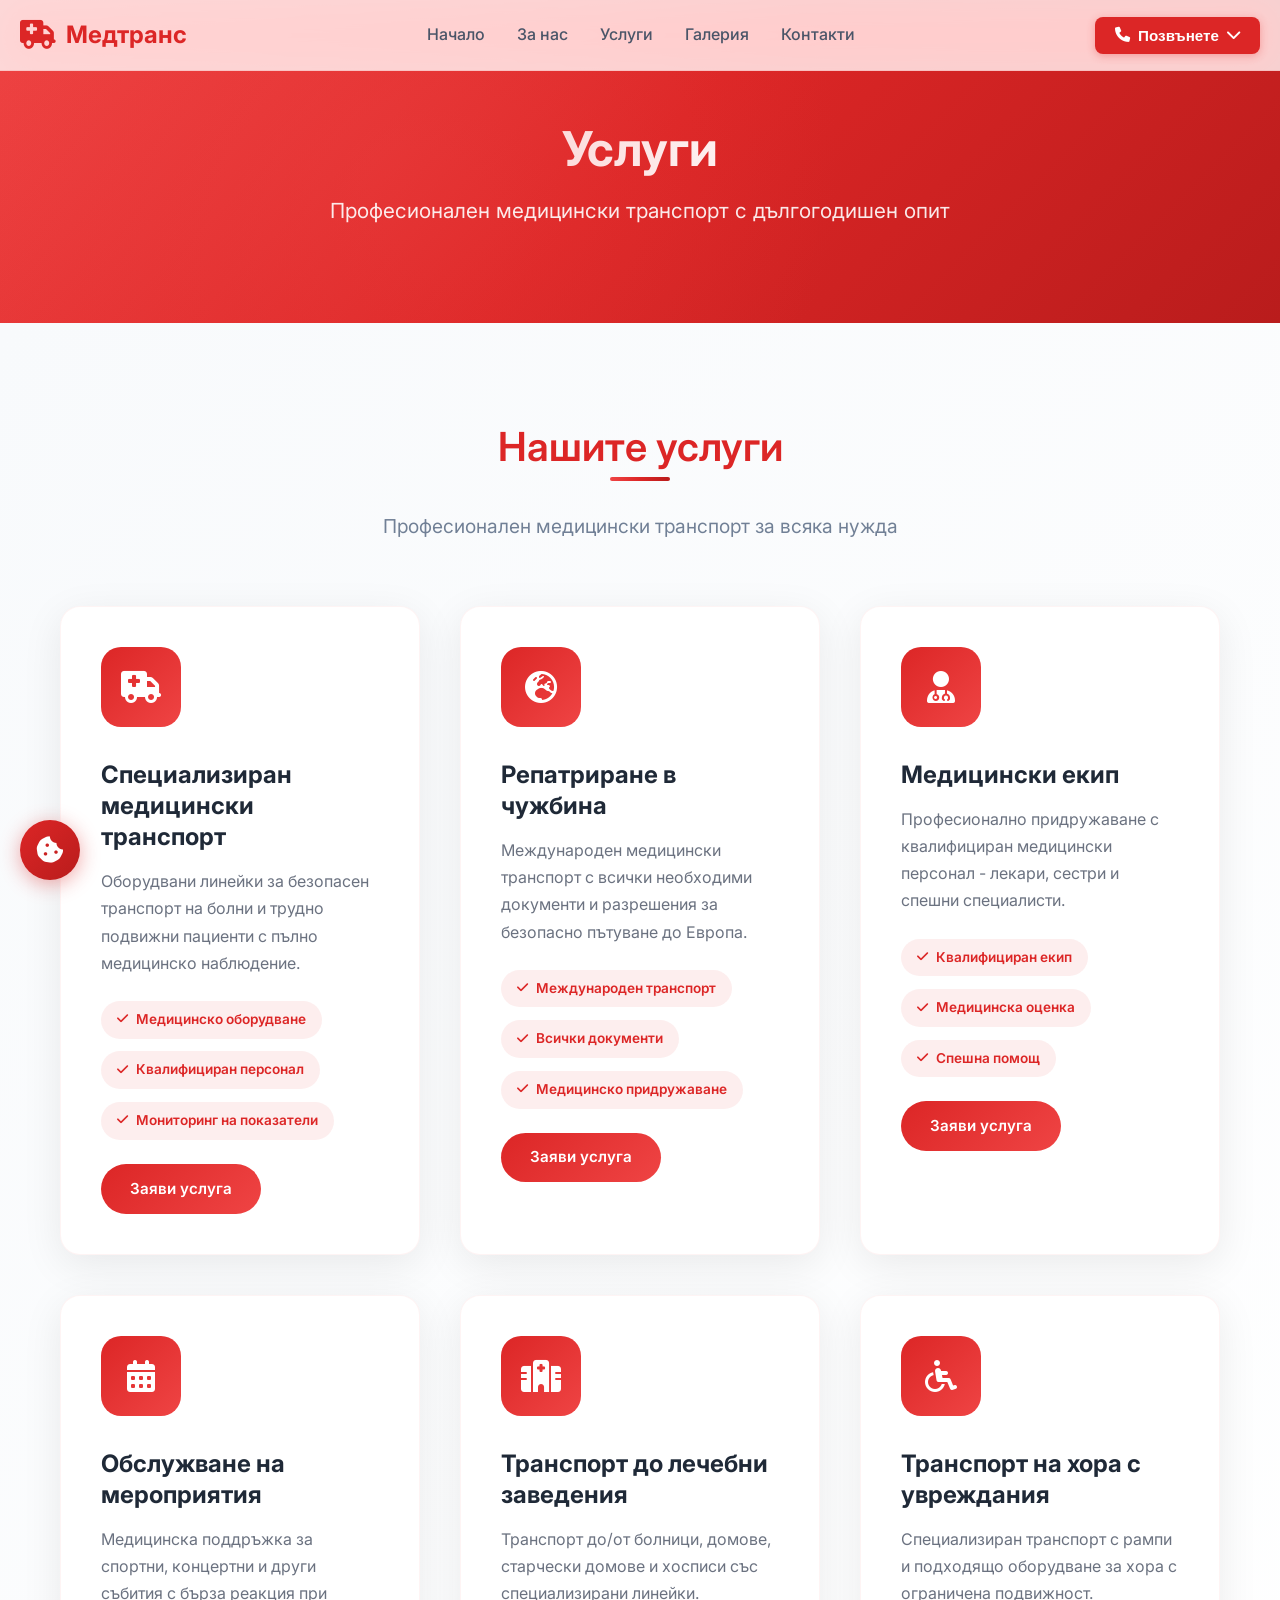
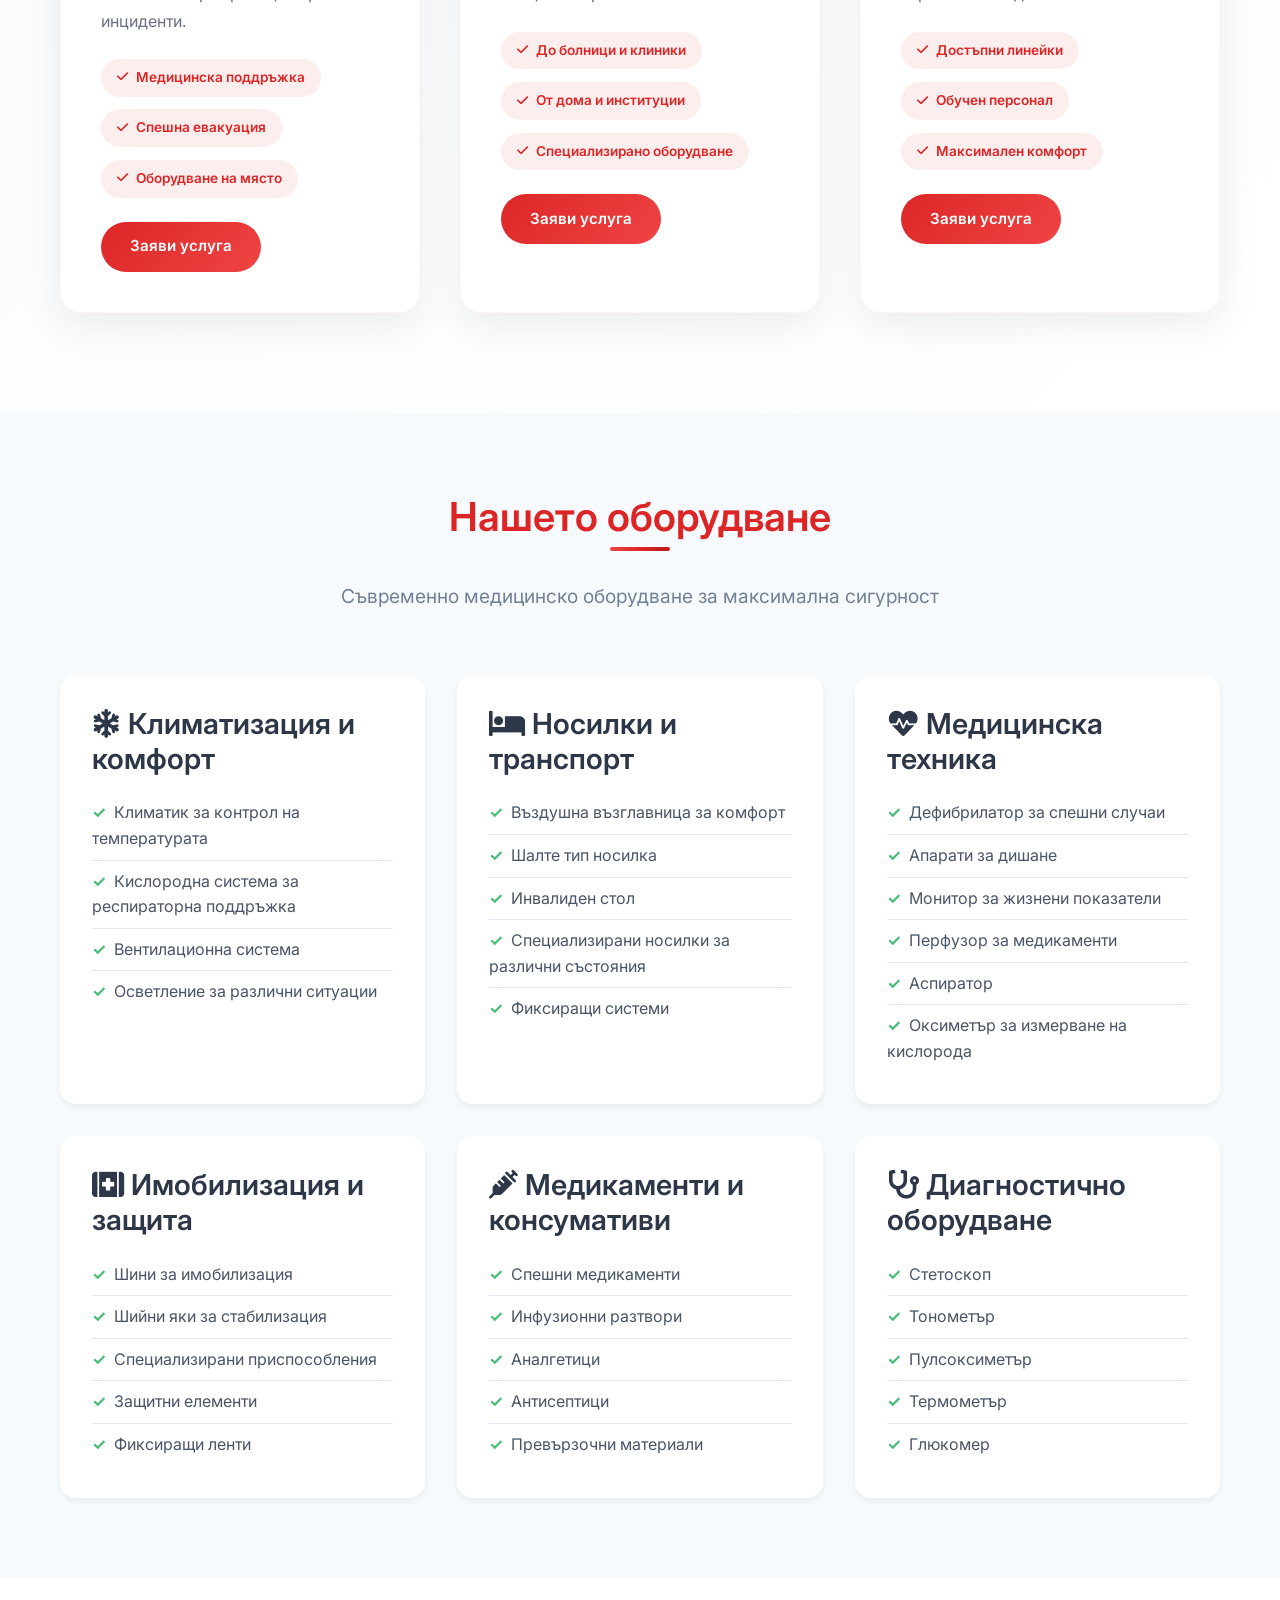
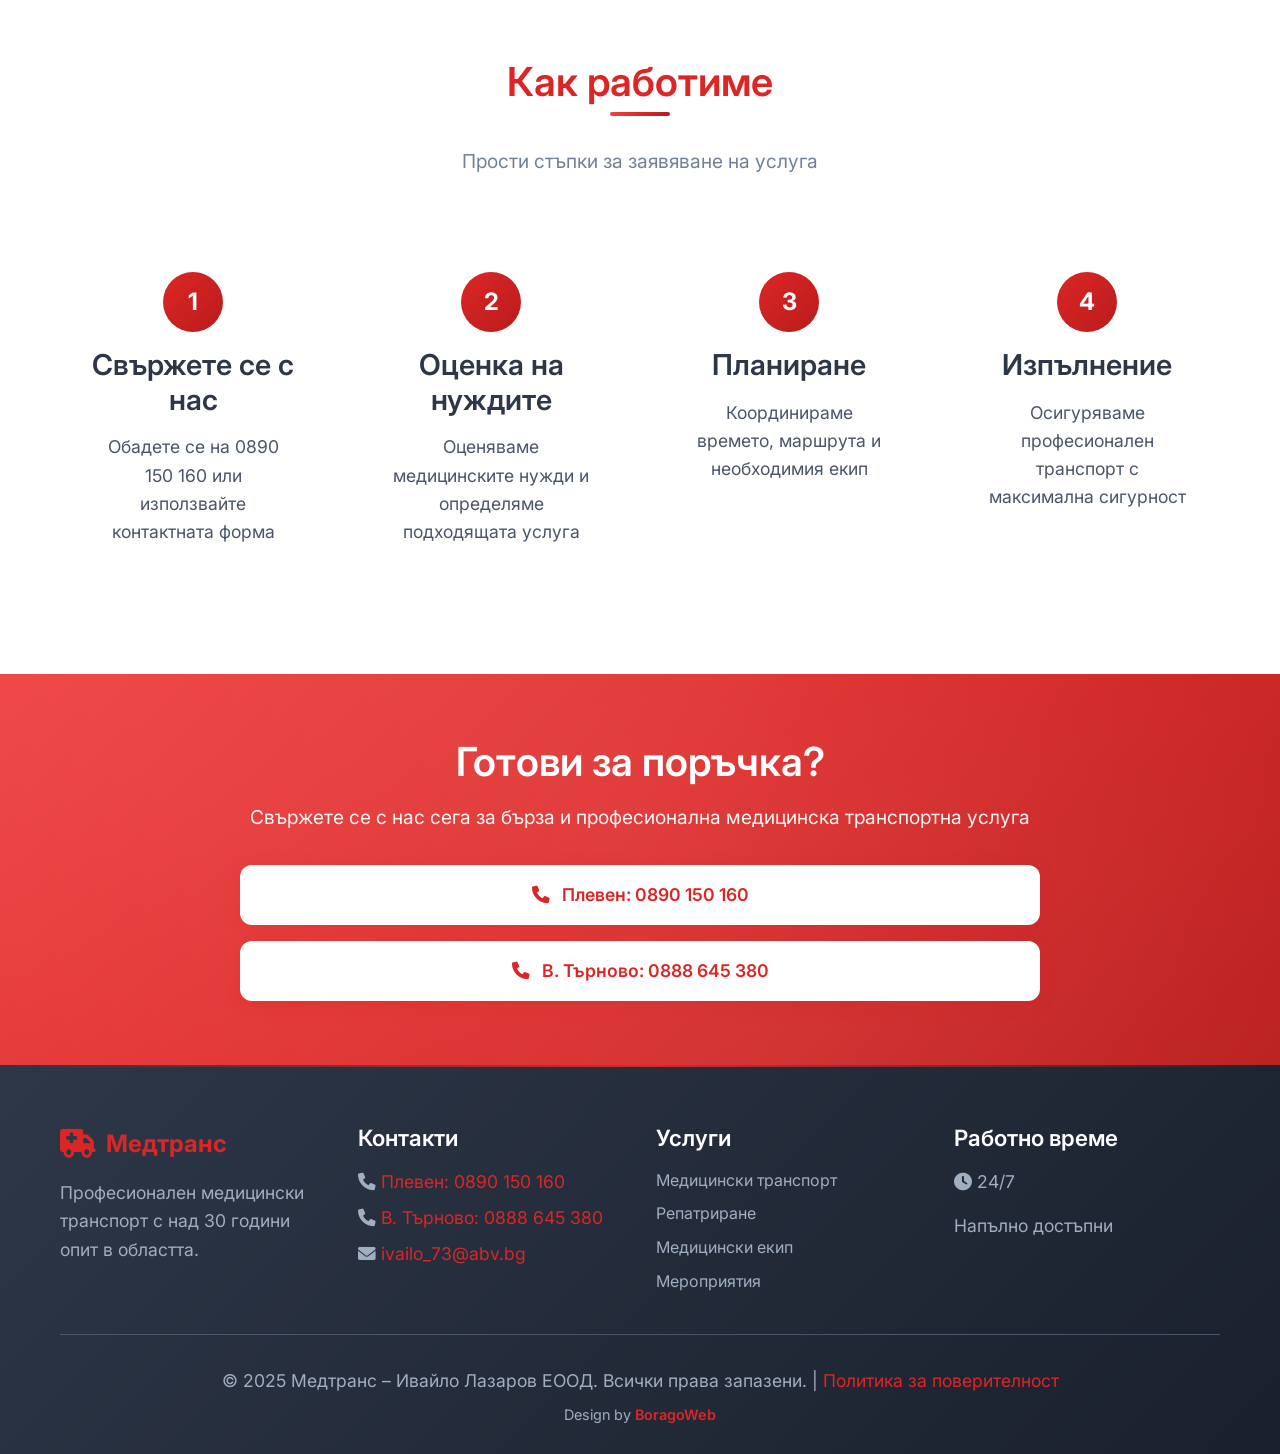
<file: services.html>
<!DOCTYPE html>
<html lang="bg">
<head>
    <meta charset="UTF-8">
    <meta name="viewport" content="width=device-width, initial-scale=1.0, maximum-scale=1.0, user-scalable=no, overflow-x=hidden">
    <title>Услуги - Медтранс - Ивайло Лазаров ЕООД</title>
    <meta name="description" content="Специализирани медицински транспортни услуги: линейки, репатриране в чужбина, медицински екип, обслужване на мероприятия. Професионален транспорт 24/7.">
    <meta name="keywords" content="медицински транспорт, линейка, репатриране, медицински екип, мероприятия, Плевен">
    
    <link rel="stylesheet" href="css/styles.css">
    <link href="https://fonts.googleapis.com/css2?family=Inter:wght@300;400;500;600;700&display=swap" rel="stylesheet">
    <link rel="stylesheet" href="https://cdnjs.cloudflare.com/ajax/libs/font-awesome/6.0.0/css/all.min.css">
    
    <!-- Favicon -->
    <link rel="icon" type="image/x-icon" href="favicon.ico">
    <link rel="apple-touch-icon" sizes="180x180" href="favicon.ico">
    <link rel="icon" type="image/png" sizes="32x32" href="favicon.ico">
    <link rel="icon" type="image/png" sizes="16x16" href="favicon.ico">
    
    <!-- Additional Meta Tags -->
    <meta name="robots" content="index, follow">
    <meta name="language" content="Bulgarian">
    <meta name="geo.region" content="BG">
    <meta name="geo.placename" content="Pleven">
    <link rel="canonical" href="https://medtrans-pleven.com/services.html">
</head>
<body>
    <!-- Navigation -->
    <nav class="navbar" id="navbar">
        <div class="nav-container">
            <a href="#home" class="nav-logo">
                <i class="fas fa-ambulance"></i>
                <span>Медтранс</span>
            </a>
            <div class="nav-menu" id="nav-menu">
                <a href="index.html" class="nav-link">Начало</a>
                <a href="about.html" class="nav-link">За нас</a>
                <a href="services.html" class="nav-link active">Услуги</a>
                <a href="gallery.html" class="nav-link">Галерия</a>
                <a href="contact.html" class="nav-link">Контакти</a>
                
                <!-- Mobile Call Button -->
                <div class="mobile-nav-action">
                    <div class="mobile-call-dropdown">
                        <button class="btn btn-cta mobile-call-btn" id="mobile-call-btn">
                            <i class="fas fa-phone"></i>
                            Позвънете
                            <i class="fas fa-chevron-down"></i>
                        </button>
                        <div class="mobile-call-options" id="mobile-call-options">
                            <a href="tel:0890150160" class="mobile-call-option">
                                <i class="fas fa-phone"></i>
                                <span>Плевен</span>
                                <small>0890 150 160</small>
                            </a>
                            <a href="tel:0888645380" class="mobile-call-option">
                                <i class="fas fa-phone"></i>
                                <span>В. Търново</span>
                                <small>0888 645 380</small>
                            </a>
                        </div>
                    </div>
                </div>
            </div>
            <div class="nav-actions">
                <div class="desktop-call-dropdown">
                    <button class="btn btn-cta desktop-call-btn" id="desktop-call-btn">
                        <i class="fas fa-phone"></i>
                        Позвънете
                        <i class="fas fa-chevron-down"></i>
                    </button>
                    <div class="desktop-call-options" id="desktop-call-options">
                        <a href="tel:0890150160" class="desktop-call-option">
                            <i class="fas fa-phone"></i>
                            <span>Плевен</span>
                            <small>0890 150 160</small>
                        </a>
                        <a href="tel:0888645380" class="desktop-call-option">
                            <i class="fas fa-phone"></i>
                            <span>В. Търново</span>
                            <small>0888 645 380</small>
                        </a>
                    </div>
                </div>
                </div>
            <div class="nav-toggle" id="nav-toggle">
                <span class="bar"></span>
                <span class="bar"></span>
                <span class="bar"></span>
            </div>
        </div>
    </nav>
    
    <!-- Mobile Menu Overlay -->
    <div class="nav-overlay" id="nav-overlay"></div>

    <!-- Page Header -->
    <section class="page-header">
        <div class="container">
            <h1>Услуги</h1>
            <p>Професионален медицински транспорт с дългогодишен опит</p>
        </div>
    </section>

    <!-- Services Main -->
    <section class="services-modern">
        <div class="container">
            <div class="section-header">
                <h2>Нашите услуги</h2>
                <p>Професионален медицински транспорт за всяка нужда</p>
            </div>
            
            <div class="services-grid-modern">
                <div class="service-card-modern" data-aos="fade-up">
                    <div class="service-icon-modern">
                        <i class="fas fa-ambulance"></i>
                    </div>
                    <div class="service-content-modern">
                        <h3>Специализиран медицински транспорт</h3>
                        <p>Оборудвани линейки за безопасен транспорт на болни и трудно подвижни пациенти с пълно медицинско наблюдение.</p>
                        <div class="service-features">
                            <span><i class="fas fa-check"></i> Медицинско оборудване</span>
                            <span><i class="fas fa-check"></i> Квалифициран персонал</span>
                            <span><i class="fas fa-check"></i> Мониторинг на показатели</span>
                        </div>
                        <a href="contact.html" class="service-btn">Заяви услуга</a>
                    </div>
                </div>
                
                <div class="service-card-modern" data-aos="fade-up" data-aos-delay="100">
                    <div class="service-icon-modern">
                        <i class="fas fa-globe-europe"></i>
                    </div>
                    <div class="service-content-modern">
                        <h3>Репатриране в чужбина</h3>
                        <p>Международен медицински транспорт с всички необходими документи и разрешения за безопасно пътуване до Европа.</p>
                        <div class="service-features">
                            <span><i class="fas fa-check"></i> Международен транспорт</span>
                            <span><i class="fas fa-check"></i> Всички документи</span>
                            <span><i class="fas fa-check"></i> Медицинско придружаване</span>
                        </div>
                        <a href="contact.html" class="service-btn">Заяви услуга</a>
                    </div>
                </div>
                
                <div class="service-card-modern" data-aos="fade-up" data-aos-delay="200">
                    <div class="service-icon-modern">
                        <i class="fas fa-user-md"></i>
                    </div>
                    <div class="service-content-modern">
                        <h3>Медицински екип</h3>
                        <p>Професионално придружаване с квалифициран медицински персонал - лекари, сестри и спешни специалисти.</p>
                        <div class="service-features">
                            <span><i class="fas fa-check"></i> Квалифициран екип</span>
                            <span><i class="fas fa-check"></i> Медицинска оценка</span>
                            <span><i class="fas fa-check"></i> Спешна помощ</span>
                        </div>
                        <a href="contact.html" class="service-btn">Заяви услуга</a>
                    </div>
                </div>
                
                <div class="service-card-modern" data-aos="fade-up" data-aos-delay="300">
                    <div class="service-icon-modern">
                        <i class="fas fa-calendar-alt"></i>
                    </div>
                    <div class="service-content-modern">
                        <h3>Обслужване на мероприятия</h3>
                        <p>Медицинска поддръжка за спортни, концертни и други събития с бърза реакция при инциденти.</p>
                        <div class="service-features">
                            <span><i class="fas fa-check"></i> Медицинска поддръжка</span>
                            <span><i class="fas fa-check"></i> Спешна евакуация</span>
                            <span><i class="fas fa-check"></i> Оборудване на място</span>
                        </div>
                        <a href="contact.html" class="service-btn">Заяви услуга</a>
                    </div>
                </div>
                
                <div class="service-card-modern" data-aos="fade-up" data-aos-delay="400">
                    <div class="service-icon-modern">
                        <i class="fas fa-hospital"></i>
                    </div>
                    <div class="service-content-modern">
                        <h3>Транспорт до лечебни заведения</h3>
                        <p>Транспорт до/от болници, домове, старчески домове и хосписи със специализирани линейки.</p>
                        <div class="service-features">
                            <span><i class="fas fa-check"></i> До болници и клиники</span>
                            <span><i class="fas fa-check"></i> От дома и институции</span>
                            <span><i class="fas fa-check"></i> Специализирано оборудване</span>
                        </div>
                        <a href="contact.html" class="service-btn">Заяви услуга</a>
                    </div>
                </div>
                
                <div class="service-card-modern" data-aos="fade-up" data-aos-delay="500">
                    <div class="service-icon-modern">
                        <i class="fas fa-wheelchair"></i>
                    </div>
                    <div class="service-content-modern">
                        <h3>Транспорт на хора с увреждания</h3>
                        <p>Специализиран транспорт с рампи и подходящо оборудване за хора с ограничена подвижност.</p>
                        <div class="service-features">
                            <span><i class="fas fa-check"></i> Достъпни линейки</span>
                            <span><i class="fas fa-check"></i> Обучен персонал</span>
                            <span><i class="fas fa-check"></i> Максимален комфорт</span>
                        </div>
                        <a href="contact.html" class="service-btn">Заяви услуга</a>
                    </div>
                </div>
            </div>
        </div>
    </section>

    <!-- Equipment Section -->
    <section class="equipment-detailed">
        <div class="container">
            <div class="section-header">
                <h2>Нашето оборудване</h2>
                <p>Съвременно медицинско оборудване за максимална сигурност</p>
            </div>
            
            <div class="equipment-categories">
                <div class="equipment-category-detailed">
                    <h3><i class="fas fa-snowflake"></i> Климатизация и комфорт</h3>
                    <ul>
                        <li>Климатик за контрол на температурата</li>
                        <li>Кислородна система за респираторна поддръжка</li>
                        <li>Вентилационна система</li>
                        <li>Осветление за различни ситуации</li>
                    </ul>
                </div>
                
                <div class="equipment-category-detailed">
                    <h3><i class="fas fa-bed"></i> Носилки и транспорт</h3>
                    <ul>
                        <li>Въздушна възглавница за комфорт</li>
                        <li>Шалте тип носилка</li>
                        <li>Инвалиден стол</li>
                        <li>Специализирани носилки за различни състояния</li>
                        <li>Фиксиращи системи</li>
                    </ul>
                </div>
                
                <div class="equipment-category-detailed">
                    <h3><i class="fas fa-heartbeat"></i> Медицинска техника</h3>
                    <ul>
                        <li>Дефибрилатор за спешни случаи</li>
                        <li>Апарати за дишане</li>
                        <li>Монитор за жизнени показатели</li>
                        <li>Перфузор за медикаменти</li>
                        <li>Аспиратор</li>
                        <li>Оксиметър за измерване на кислорода</li>
                    </ul>
                </div>
                
                <div class="equipment-category-detailed">
                    <h3><i class="fas fa-first-aid"></i> Имобилизация и защита</h3>
                    <ul>
                        <li>Шини за имобилизация</li>
                        <li>Шийни яки за стабилизация</li>
                        <li>Специализирани приспособления</li>
                        <li>Защитни елементи</li>
                        <li>Фиксиращи ленти</li>
                    </ul>
                </div>
                
                <div class="equipment-category-detailed">
                    <h3><i class="fas fa-syringe"></i> Медикаменти и консумативи</h3>
                    <ul>
                        <li>Спешни медикаменти</li>
                        <li>Инфузионни разтвори</li>
                        <li>Аналгетици</li>
                        <li>Антисептици</li>
                        <li>Превързочни материали</li>
                    </ul>
                </div>
                
                <div class="equipment-category-detailed">
                    <h3><i class="fas fa-stethoscope"></i> Диагностично оборудване</h3>
                    <ul>
                        <li>Стетоскоп</li>
                        <li>Тонометър</li>
                        <li>Пулсоксиметър</li>
                        <li>Термометър</li>
                        <li>Глюкомер</li>
                    </ul>
                </div>
            </div>
        </div>
    </section>

    <!-- Process Section -->
    <section class="process-section">
        <div class="container">
            <div class="section-header">
                <h2>Как работиме</h2>
                <p>Прости стъпки за заявяване на услуга</p>
            </div>
            
            <div class="process-steps">
                <div class="step">
                    <div class="step-number">1</div>
                    <h3>Свържете се с нас</h3>
                    <p>Обадете се на 0890 150 160 или използвайте контактната форма</p>
                </div>
                
                <div class="step">
                    <div class="step-number">2</div>
                    <h3>Оценка на нуждите</h3>
                    <p>Оценяваме медицинските нужди и определяме подходящата услуга</p>
                </div>
                
                <div class="step">
                    <div class="step-number">3</div>
                    <h3>Планиране</h3>
                    <p>Координираме времето, маршрута и необходимия екип</p>
                </div>
                
                <div class="step">
                    <div class="step-number">4</div>
                    <h3>Изпълнение</h3>
                    <p>Осигуряваме професионален транспорт с максимална сигурност</p>
                </div>
            </div>
        </div>
    </section>

    <!-- Ready to Order Section -->
    <section class="ready-to-order">
        <div class="container">
                <div class="ready-to-order-content">
                <h2>Готови за поръчка?</h2>
                <p>Свържете се с нас сега за бърза и професионална медицинска транспортна услуга</p>
                <div class="ready-call-buttons">
                    <a href="tel:0890150160" class="btn btn-primary ready-call-single">
                        <i class="fas fa-phone"></i>
                        Плевен: 0890 150 160
                    </a>
                    <a href="tel:0888645380" class="btn btn-primary ready-call-single">
                        <i class="fas fa-phone"></i>
                        В. Търново: 0888 645 380
                    </a>
                </div>
            </div>
        </div>
    </section>

    <!-- Footer -->
    <footer class="footer">
        <div class="container">
            <div class="footer-content">
                <div class="footer-section">
                    <div class="footer-logo">
                        <i class="fas fa-ambulance"></i>
                        <span>Медтранс</span>
                    </div>
                    <p>Професионален медицински транспорт с над 30 години опит в областта.</p>
                </div>
                
                <div class="footer-section">
                    <h4>Контакти</h4>
                    <div class="footer-contact">
                        <p><i class="fas fa-phone"></i> <a href="tel:0890150160">Плевен: 0890 150 160</a></p>
                        <p><i class="fas fa-phone"></i> <a href="tel:0888645380">В. Търново: 0888 645 380</a></p>
                        <p><i class="fas fa-envelope"></i> <a href="mailto:ivailo_73@abv.bg">ivailo_73@abv.bg</a></p>
                    </div>
                </div>
                
                <div class="footer-section">
                    <h4>Услуги</h4>
                    <ul class="footer-links">
                        <li><a href="#services">Медицински транспорт</a></li>
                        <li><a href="#services">Репатриране</a></li>
                        <li><a href="#services">Медицински екип</a></li>
                        <li><a href="#services">Мероприятия</a></li>
                    </ul>
                </div>
                
                <div class="footer-section">
                    <h4>Работно време</h4>
                    <p><i class="fas fa-clock"></i> 24/7</p>
                    <p>Напълно достъпни</p>
                </div>
            </div>
            
            <div class="footer-bottom">
                <p>&copy; 2025 Медтранс – Ивайло Лазаров ЕООД. Всички права запазени. | <a href="privacy.html" style="color: #dc2626; text-decoration: none;">Политика за поверителност</a></p>
                <p class="footer-credit">Design by <a href="https://boragoweb.com" target="_blank" rel="noopener">BoragoWeb</a></p>
            </div>
        </div>
    </footer>
    <!-- Cookie Settings Button -->
    <button class="cookie-settings-btn" id="cookie-settings-btn" title="Настройки за бисквитки">
        <i class="fas fa-cookie-bite"></i>
    </button>

    <script src="js/script.js"></script>
    <script>
        // Dropdown fix for services page
        document.addEventListener('DOMContentLoaded', function() {
            const desktopBtn = document.getElementById('desktop-call-btn');
            const desktopOptions = document.getElementById('desktop-call-options');
            if (desktopBtn && desktopOptions) {
                desktopBtn.addEventListener('click', function(e) {
                    e.preventDefault();
                    e.stopPropagation();
                    desktopOptions.classList.toggle('active');
                    const chevron = this.querySelector('.fa-chevron-down');
                    if (chevron) chevron.style.transform = desktopOptions.classList.contains('active') ? 'rotate(180deg)' : 'rotate(0deg)';
                });
                document.addEventListener('click', function(e) {
                    if (!desktopBtn.contains(e.target) && !desktopOptions.contains(e.target)) {
                        desktopOptions.classList.remove('active');
                        const chevron = desktopBtn.querySelector('.fa-chevron-down');
                        if (chevron) chevron.style.transform = 'rotate(0deg)';
                    }
                });
            }
            const mobileBtn = document.getElementById('mobile-call-btn');
            const mobileOptions = document.getElementById('mobile-call-options');
            if (mobileBtn && mobileOptions) {
                mobileBtn.addEventListener('click', function(e) {
                    e.preventDefault();
                    e.stopPropagation();
                    mobileOptions.classList.toggle('active');
                    const chevron = this.querySelector('.fa-chevron-down');
                    if (chevron) chevron.style.transform = mobileOptions.classList.contains('active') ? 'rotate(180deg)' : 'rotate(0deg)';
                });
                document.addEventListener('click', function(e) {
                    if (!mobileBtn.contains(e.target) && !mobileOptions.contains(e.target)) {
                        mobileOptions.classList.remove('active');
                        const chevron = mobileBtn.querySelector('.fa-chevron-down');
                        if (chevron) chevron.style.transform = 'rotate(0deg)';
                    }
                });
            }
        });
    </script>
</body>
</html>
</file>
<file: css/styles.css>
/* Reset and Base Styles */
* {
    margin: 0;
    padding: 0;
    box-sizing: border-box;
    word-wrap: break-word;
    overflow-wrap: break-word;
}

html {
    overflow-x: hidden;
}

body {
    font-family: 'Inter', sans-serif;
    line-height: 1.6;
    color: #1a202c;
    overflow-x: hidden;
    background: #ffffff;
    width: 100%;
    max-width: 100vw;
}

/* Additional overflow fixes */
* {
    max-width: 100%;
    box-sizing: border-box;
}

img, video {
    max-width: 100%;
    height: auto;
}

.container {
    max-width: 1200px;
    margin: 0 auto;
    padding: 0 20px;
    width: 100%;
}

/* Typography */
h1, h2, h3, h4, h5, h6 {
    font-weight: 600;
    line-height: 1.2;
    margin-bottom: 1rem;
    word-wrap: break-word;
    overflow-wrap: break-word;
    hyphens: auto;
    max-width: 100%;
}

h1 {
    font-size: 3rem;
    font-weight: 700;
}

h2 {
    font-size: 2.5rem;
    color: #dc2626;
}

h3 {
    font-size: 1.8rem;
    color: #2d3748;
}

h4 {
    font-size: 1.4rem;
    color: #4a5568;
}

p {
    margin-bottom: 1rem;
    word-wrap: break-word;
    overflow-wrap: break-word;
    hyphens: auto;
    max-width: 100%;
    font-size: 1.1rem;
    color: #4a5568;
}

/* Buttons */
.btn {
    display: inline-block;
    padding: 14px 32px;
    border: none;
    border-radius: 12px;
    text-decoration: none;
    font-weight: 600;
    font-size: 1rem;
    cursor: pointer;
    transition: all 0.4s cubic-bezier(0.4, 0, 0.2, 1);
    text-align: center;
    position: relative;
    overflow: hidden;
}

.btn::before {
    content: '';
    position: absolute;
    top: 50%;
    left: 50%;
    width: 0;
    height: 0;
    border-radius: 50%;
    background: rgba(255, 255, 255, 0.3);
    transform: translate(-50%, -50%);
    transition: width 0.6s, height 0.6s;
}

.btn:hover::before {
    width: 300px;
    height: 300px;
}

.btn-primary {
    background: #dc2626;
    color: white;
    box-shadow: 0 4px 15px rgba(220, 38, 38, 0.3);
}

.btn-primary:hover {
    background: #b91c1c;
    transform: translateY(-3px);
    box-shadow: 0 12px 35px rgba(220, 38, 38, 0.4);
}

.btn-secondary {
    background: white;
    color: #dc2626;
    border: 2px solid #dc2626;
}

.btn-secondary:hover {
    background: #dc2626;
    color: white;
    transform: translateY(-3px);
    box-shadow: 0 8px 25px rgba(255, 255, 255, 0.3);
}

.btn-outline {
    background: transparent;
    color: #dc2626;
    border: 2px solid #dc2626;
}

.btn-outline:hover {
    background: #dc2626;
    color: white;
    transform: translateY(-3px);
    box-shadow: 0 8px 25px rgba(220, 38, 38, 0.3);
}

.nav-actions {
    display: flex;
    align-items: center;
    gap: 1rem;
    flex-shrink: 0;
}

/* Hero Call Dropdown */
.hero-call-dropdown {
    position: relative;
    display: inline-block;
}

.hero-call-btn {
    padding: 12px 24px;
    font-size: 1rem;
    display: flex;
    align-items: center;
    justify-content: space-between;
    gap: 0.5rem;
    background: transparent;
    color: #dc2626;
    border: 2px solid #dc2626;
    border-radius: 8px;
    font-weight: 600;
    transition: all 0.3s ease;
    cursor: pointer;
}

.hero-call-btn:hover {
    background: #dc2626;
    color: white;
    transform: translateY(-1px);
}

.hero-call-options {
    position: absolute;
    top: calc(100% + 0.5rem);
    left: 0;
    background: white;
    border: 1px solid rgba(0, 0, 0, 0.1);
    border-radius: 12px;
    margin-top: 0;
    box-shadow: 0 8px 25px rgba(0, 0, 0, 0.15);
    z-index: 9999;
    display: none;
    overflow: hidden;
    opacity: 0;
    transform: translateY(-10px);
    transition: all 0.3s cubic-bezier(0.4, 0, 0.2, 1);
    min-width: 200px;
}

.hero-call-options.active {
    display: block;
    opacity: 1;
    transform: translateY(0);
}

.hero-call-option {
    display: flex;
    align-items: center;
    gap: 1rem;
    padding: 1rem 1.25rem;
    text-decoration: none;
    color: #2d3748;
    transition: all 0.3s ease;
    border-bottom: 1px solid rgba(0, 0, 0, 0.05);
    flex-direction: column;
    align-items: flex-start;
}

.hero-call-option:last-child {
    border-bottom: none;
}

.hero-call-option:hover {
    background: rgba(220, 38, 38, 0.05);
    color: #dc2626;
}

.hero-call-option i {
    font-size: 1.2rem;
    color: #dc2626;
}

.hero-call-option span {
    font-weight: 600;
    font-size: 1rem;
}

.hero-call-option small {
    color: #718096;
    font-size: 0.85rem;
    margin-top: 0.25rem;
}

/* Ready Call Buttons */
.ready-call-buttons {
    display: flex;
    gap: 1rem;
    flex-wrap: wrap;
    justify-content: center;
}

.ready-call-single {
    display: flex;
    align-items: center;
    gap: 0.75rem;
    padding: 1rem 1.5rem;
    font-size: 1rem;
    font-weight: 600;
    text-decoration: none;
    border-radius: 12px;
    transition: all 0.3s ease;
    border: none;
    cursor: pointer;
    min-width: 250px;
    justify-content: center;
}

.ready-call-single:hover {
    transform: translateY(-2px);
    box-shadow: 0 8px 25px rgba(220, 38, 38, 0.25);
}

.ready-call-single:active {
    transform: translateY(0);
}

/* Ready Call Dropdown */
.ready-call-dropdown {
    position: relative;
    display: inline-block;
    z-index: 9999998;
}

.ready-call-btn {
    padding: 12px 24px;
    font-size: 1rem;
    display: flex;
    align-items: center;
    justify-content: space-between;
    gap: 0.5rem;
    background: #dc2626;
    color: white;
    border: none;
    border-radius: 8px;
    font-weight: 600;
    transition: all 0.3s ease;
    cursor: pointer;
}

.ready-call-btn:hover {
    background: #b91c1c;
    transform: translateY(-1px);
}

.ready-call-options {
    position: absolute;
    top: calc(100% + 0.5rem);
    left: 0;
    background: white;
    border: 1px solid rgba(0, 0, 0, 0.1);
    border-radius: 12px;
    margin-top: 0;
    box-shadow: 0 8px 25px rgba(0, 0, 0, 0.15);
    z-index: 9999999;
    display: none;
    overflow: visible;
    opacity: 0;
    transform: translateY(-10px);
    transition: all 0.3s cubic-bezier(0.4, 0, 0.2, 1);
    min-width: 200px;
}

.ready-call-options.active {
    display: block;
    opacity: 1;
    transform: translateY(0);
}

.ready-call-option {
    display: flex;
    align-items: center;
    gap: 1rem;
    padding: 1rem 1.25rem;
    text-decoration: none;
    color: #2d3748;
    transition: all 0.3s ease;
    border-bottom: 1px solid rgba(0, 0, 0, 0.05);
    flex-direction: column;
    align-items: flex-start;
}

.ready-call-option:last-child {
    border-bottom: none;
}

.ready-call-option:hover {
    background: rgba(220, 38, 38, 0.05);
    color: #dc2626;
}

.ready-call-option i {
    font-size: 1.2rem;
    color: #dc2626;
}

.ready-call-option span {
    font-weight: 600;
    font-size: 1rem;
}

.ready-call-option small {
    color: #718096;
    font-size: 0.85rem;
    margin-top: 0.25rem;
}

.desktop-call-dropdown {
    position: relative;
}

.desktop-call-btn {
    padding: 10px 20px;
    font-size: 0.95rem;
    display: flex;
    align-items: center;
    justify-content: space-between;
    gap: 0.5rem;
    background: #dc2626;
    color: white;
    border: none;
    border-radius: 8px;
    font-weight: 600;
    transition: all 0.3s ease;
    box-shadow: 0 2px 8px rgba(220, 38, 38, 0.3);
    cursor: pointer;
}

.desktop-call-btn:hover {
    background: #b91c1c;
    transform: translateY(-1px);
    box-shadow: 0 4px 12px rgba(220, 38, 38, 0.4);
}

.desktop-call-options {
    position: absolute;
    top: calc(100% + 0.5rem);
    right: 0;
    background: white;
    border: 1px solid rgba(0, 0, 0, 0.1);
    border-radius: 12px;
    margin-top: 0;
    box-shadow: 0 8px 25px rgba(0, 0, 0, 0.15);
    z-index: 9999;
    display: none;
    overflow: hidden;
    opacity: 0;
    transform: translateY(-10px);
    transition: all 0.3s cubic-bezier(0.4, 0, 0.2, 1);
    min-width: 200px;
}

.desktop-call-options.active {
    display: block;
    opacity: 1;
    transform: translateY(0);
}

.desktop-call-option {
    display: flex;
    align-items: center;
    gap: 1rem;
    padding: 1rem 1.25rem;
    text-decoration: none;
    color: #2d3748;
    transition: all 0.3s ease;
    border-bottom: 1px solid rgba(0, 0, 0, 0.05);
    flex-direction: column;
    align-items: flex-start;
}

.desktop-call-option:last-child {
    border-bottom: none;
}

.desktop-call-option:hover {
    background: rgba(220, 38, 38, 0.05);
    color: #dc2626;
}

.desktop-call-option i {
    font-size: 1.2rem;
    color: #dc2626;
}

.desktop-call-option span {
    font-weight: 600;
    font-size: 1rem;
}

.desktop-call-option small {
    color: #718096;
    font-size: 0.85rem;
    margin-top: 0.25rem;
}

.call-buttons {
    display: flex;
    flex-direction: column;
    gap: 0.75rem;
}

.btn-cta {
    background: #dc2626;
    color: white;
    padding: 10px 20px;
    border-radius: 8px;
    font-weight: 600;
    font-size: 0.95rem;
    transition: all 0.3s ease;
    box-shadow: 0 2px 8px rgba(220, 38, 38, 0.3);
    display: inline-flex;
    align-items: center;
    gap: 0.5rem;
    white-space: nowrap;
}

.btn-cta:hover {
    background: #b91c1c;
    transform: translateY(-2px);
    box-shadow: 0 4px 12px rgba(220, 38, 38, 0.4);
}

/* Language Selector */
.language-selector {
    position: relative;
}

.lang-btn {
    display: flex;
    align-items: center;
    gap: 0.5rem;
    padding: 8px 12px;
    background: white;
    border: 2px solid #e2e8f0;
    border-radius: 8px;
    cursor: pointer;
    font-weight: 500;
    color: #4a5568;
    transition: all 0.3s ease;
    font-size: 0.9rem;
}

.flag-img {
    width: 24px;
    height: 18px;
    object-fit: cover;
    border-radius: 2px;
    display: inline-block;
}

#current-flag {
    width: 28px;
    height: 21px;
}

.lang-btn:hover {
    border-color: #dc2626;
    color: #dc2626;
}

.lang-btn i:first-child {
    font-size: 1rem;
}

.lang-btn i:last-child {
    font-size: 0.7rem;
    transition: transform 0.3s ease;
}

.lang-btn.active i:last-child {
    transform: rotate(180deg);
}

.lang-dropdown {
    position: absolute;
    top: calc(100% + 8px);
    right: 0;
    background: white;
    border-radius: 12px;
    box-shadow: 0 10px 40px rgba(0, 0, 0, 0.15);
    min-width: 180px;
    opacity: 0;
    visibility: hidden;
    transform: translateY(-10px);
    transition: all 0.3s ease;
    z-index: 9999;
    overflow: hidden;
    border: 1px solid #e2e8f0;
}

.lang-dropdown.active {
    opacity: 1 !important;
    visibility: visible !important;
    transform: translateY(0) !important;
    display: block !important;
}

.lang-option {
    display: flex;
    align-items: center;
    padding: 12px 16px;
    color: #4a5568;
    text-decoration: none;
    transition: all 0.2s ease;
    font-size: 0.95rem;
    gap: 0.75rem;
}

.lang-option .flag-img {
    width: 24px;
    height: 18px;
    margin-right: 8px;
}

/* Ensure only flag and text show */
.lang-option {
    display: flex !important;
    align-items: center !important;
}

.lang-option > * {
    display: inline-block;
}

/* Hide any pseudo elements */
.lang-option::before,
.lang-option::after {
    display: none !important;
    content: none !important;
}

.lang-option:hover {
    background: #fef2f2;
    color: #dc2626;
}

.lang-option.active {
    background: #dc2626;
    color: white;
    font-weight: 600;
}

.lang-option.active:hover {
    background: #b91c1c;
}

/* Navigation */
.navbar {
    position: fixed;
    top: 0;
    width: 100%;
    background: rgba(255, 255, 255, 0.8);
    backdrop-filter: blur(20px) saturate(180%);
    -webkit-backdrop-filter: blur(20px) saturate(180%);
    z-index: 1000;
    transition: all 0.4s cubic-bezier(0.4, 0, 0.2, 1);
    border-bottom: 1px solid rgba(220, 38, 38, 0.1);
}

.navbar.scrolled {
    background: rgba(255, 255, 255, 0.95);
    backdrop-filter: blur(25px) saturate(180%);
    box-shadow: 0 4px 30px rgba(0, 0, 0, 0.08);
}

.nav-container {
    max-width: 1400px;
    margin: 0 auto;
    padding: 0 20px;
    display: flex;
    justify-content: space-between;
    align-items: center;
    height: 70px;
    gap: 2rem;
}

.nav-logo {
    display: flex;
    align-items: center;
    font-size: 1.5rem;
    font-weight: 700;
    color: #dc2626;
    transition: all 0.3s ease;
    text-decoration: none;
    flex-shrink: 0;
}

.nav-logo:hover {
    transform: scale(1.05);
    color: #b91c1c;
}

.nav-logo i {
    margin-right: 10px;
    font-size: 1.8rem;
    animation: float 3s ease-in-out infinite;
}

.nav-menu {
    display: flex;
    list-style: none;
    gap: 2rem;
    flex: 1;
    justify-content: center;
    align-items: center;
}

.nav-link {
    text-decoration: none;
    color: #4a5568;
    font-weight: 500;
    transition: color 0.3s ease;
    position: relative;
}

.nav-link:hover {
    color: #dc2626;
}

.nav-link.active {
    color: #dc2626;
}

.nav-link::after {
    content: '';
    position: absolute;
    width: 0;
    height: 2px;
    bottom: -5px;
    left: 0;
    background: #dc2626;
    transition: width 0.3s ease;
}

.nav-link:hover::after,
.nav-link.active::after {
    width: 100%;
}

.nav-toggle {
    display: none;
    flex-direction: column;
    cursor: pointer;
}

.bar {
    width: 25px;
    height: 3px;
    background: #4a5568;
    margin: 3px 0;
    transition: 0.3s;
}

/* Hero Section */
.hero {
    height: 100vh;
    background: url('../images/IMG_3368.jpg') center/cover no-repeat;
    background-attachment: fixed;
    display: flex;
    align-items: center;
    justify-content: center;
    text-align: center;
    position: relative;
    overflow: hidden;
}

.hero::before {
    content: '';
    position: absolute;
    top: 0;
    left: 0;
    right: 0;
    bottom: 0;
    background: rgba(0, 0, 0, 0.4);
    z-index: 1;
}

.hero-overlay {
    display: none;
}

.hero-wrapper {
    position: relative;
    z-index: 2;
    display: flex;
    flex-direction: column;
    align-items: center;
    gap: 3rem;
}

.hero-content {
    max-width: 800px;
    padding: 4rem 4rem;
    background: rgba(255, 255, 255, 0.95);
    backdrop-filter: blur(10px);
    border-radius: 20px;
    box-shadow: 0 20px 60px rgba(0, 0, 0, 0.3);
    margin: 0 25px;
    display: flex;
    flex-direction: column;
    align-items: center;
}

.hero-title {
    font-size: 4rem;
    margin-bottom: 1.5rem;
    font-weight: 800;
    letter-spacing: -0.02em;
    color: #1a202c;
    animation: fadeInUp 1s ease-out;
}

.hero-subtitle {
    font-size: 1.5rem;
    margin-bottom: 2.5rem;
    font-weight: 400;
    color: #4a5568;
    animation: fadeInUp 1s ease-out 0.2s both;
}

.hero-buttons {
    display: flex;
    gap: 1.5rem;
    justify-content: center;
    flex-wrap: wrap;
    animation: fadeInUp 1s ease-out 0.6s both;
}

/* Scroll Indicator */
.scroll-indicator {
    display: flex;
    flex-direction: column;
    align-items: center;
    gap: 1rem;
    animation: fadeInUp 1s ease-out 0.9s both;
    cursor: pointer;
    transition: opacity 0.5s ease, transform 0.3s ease;
}

.scroll-indicator:hover {
    transform: translateY(5px);
}

.scroll-indicator span {
    color: white;
    font-size: 0.9rem;
    font-weight: 500;
    text-transform: uppercase;
    letter-spacing: 1px;
    text-shadow: 0 2px 4px rgba(0, 0, 0, 0.5);
}

.mouse {
    width: 30px;
    height: 50px;
    border: 3px solid white;
    border-radius: 20px;
    position: relative;
}

.mouse-wheel {
    width: 4px;
    height: 10px;
    background: white;
    border-radius: 2px;
    position: absolute;
    top: 10px;
    left: 50%;
    transform: translateX(-50%);
    animation: scroll-wheel 2s ease-in-out infinite;
}

@keyframes scroll-wheel {
    0%, 100% {
        top: 10px;
        opacity: 1;
    }
    50% {
        top: 25px;
        opacity: 0.5;
    }
}

/* Section Headers */
.section-header {
    text-align: center;
    margin-bottom: 4rem;
    position: relative;
}

.section-header h2 {
    margin-bottom: 1rem;
    position: relative;
    display: inline-block;
}

.section-header h2::after {
    content: '';
    position: absolute;
    bottom: -10px;
    left: 50%;
    transform: translateX(-50%);
    width: 60px;
    height: 4px;
    background: linear-gradient(90deg, #ef4444, #dc2626, #b91c1c);
    border-radius: 2px;
}

.section-header p {
    font-size: 1.2rem;
    color: #718096;
    max-width: 600px;
    margin: 0 auto;
    margin-top: 1.5rem;
}

/* About Section */
.about {
    padding: 100px 0;
    background: linear-gradient(180deg, #ffffff 0%, #f7fafc 100%);
}

.about-content {
    display: grid;
    grid-template-columns: 1fr 1fr;
    gap: 4rem;
    align-items: center;
}

.about-text p {
    font-size: 1.2rem;
    margin-bottom: 2rem;
    color: #4a5568;
}

.contact-info {
    margin-top: 2rem;
}

.contact-item {
    display: flex;
    align-items: flex-start;
    margin-bottom: 1.5rem;
    padding: 1.5rem;
    background: white;
    border-radius: 16px;
    box-shadow: 0 6px 20px rgba(0, 0, 0, 0.04);
    transition: all 0.3s ease;
    border: 1px solid rgba(220, 38, 38, 0.08);
}

.contact-item:hover {
    transform: translateX(8px);
    box-shadow: 0 10px 30px rgba(220, 38, 38, 0.1);
    border-color: rgba(220, 38, 38, 0.15);
}

.contact-item i {
    font-size: 1.5rem;
    color: #dc2626;
    margin-right: 1rem;
    margin-top: 0.2rem;
}

.contact-item h4 {
    margin-bottom: 0.5rem;
    color: #2d3748;
}

.contact-item p {
    margin: 0;
    color: #4a5568;
}

.contact-item a {
    color: #dc2626;
    text-decoration: none;
}

.contact-item a:hover {
    text-decoration: underline;
}

/* Image Carousel */
.image-carousel {
    position: relative;
    width: 100%;
    height: 400px;
    border-radius: 12px;
    overflow: hidden;
    box-shadow: 0 8px 25px rgba(0, 0, 0, 0.15);
}

.carousel-item {
    position: absolute;
    top: 0;
    left: 0;
    width: 100%;
    height: 100%;
    opacity: 0;
    transition: opacity 0.5s ease-in-out;
}

.carousel-item.active {
    opacity: 1;
}

.about-main-image {
    width: 100%;
    height: 100%;
    object-fit: cover;
}

.carousel-indicators {
    position: absolute;
    bottom: 20px;
    left: 50%;
    transform: translateX(-50%);
    display: flex;
    gap: 10px;
    z-index: 10;
}

.indicator {
    width: 12px;
    height: 12px;
    border-radius: 50%;
    border: 2px solid white;
    background: rgba(255, 255, 255, 0.5);
    cursor: pointer;
    transition: all 0.3s ease;
}

.indicator.active {
    background: white;
    transform: scale(1.2);
}

.indicator:hover {
    background: rgba(255, 255, 255, 0.8);
}

.about-image {
    display: flex;
    flex-direction: column;
    gap: 2rem;
}

.image-placeholder {
    width: 100%;
    min-height: 300px;
    background: linear-gradient(135deg, #fef2f2, #fecaca);
    border-radius: 20px;
    display: flex;
    flex-direction: column;
    align-items: center;
    justify-content: center;
    color: #dc2626;
    font-size: 4rem;
    box-shadow: 0 10px 40px rgba(220, 38, 38, 0.15);
    transition: all 0.4s ease;
    padding: 2rem;
}

.image-placeholder:hover {
    transform: scale(1.02);
    box-shadow: 0 15px 50px rgba(220, 38, 38, 0.2);
}

.image-placeholder p {
    margin-top: 1rem;
    font-size: 1.2rem;
    color: #dc2626;
    text-align: center;
}

.about-stats {
    display: grid;
    grid-template-columns: 1fr 1fr;
    gap: 1rem;
}

.stat-box {
    background: white;
    padding: 1.5rem;
    border-radius: 15px;
    text-align: center;
    box-shadow: 0 4px 15px rgba(220, 38, 38, 0.1);
    border: 2px solid #fecaca;
    transition: all 0.3s ease;
}

.stat-box:hover {
    transform: translateY(-5px);
    box-shadow: 0 8px 25px rgba(220, 38, 38, 0.15);
}

.stat-box h3 {
    font-size: 2.5rem;
    color: #dc2626;
    margin-bottom: 0.5rem;
}

.stat-box p {
    font-size: 0.9rem;
    color: #4a5568;
    margin: 0;
}

/* Services Section */
.services-content {
    display: grid;
    gap: 2rem;
    max-width: 900px;
    margin: 0 auto;
}

.service-description {
    background: white;
    padding: 2rem;
    border-radius: 12px;
    box-shadow: 0 4px 20px rgba(0, 0, 0, 0.08);
    border-left: 4px solid #dc2626;
    transition: all 0.3s ease;
}

.service-description:hover {
    transform: translateY(-2px);
    box-shadow: 0 6px 25px rgba(0, 0, 0, 0.12);
}

.service-description h3 {
    color: #dc2626;
    font-size: 1.3rem;
    margin-bottom: 1rem;
    display: flex;
    align-items: center;
    gap: 0.75rem;
    font-weight: 600;
}

.service-description h3 i {
    color: #dc2626;
    font-size: 1.2rem;
}

.service-description p {
    color: #4a5568;
    line-height: 1.6;
    margin-bottom: 1rem;
    font-size: 1rem;
}

.service-description ul {
    list-style: none;
    padding: 0;
    margin: 1rem 0;
}

.service-description li {
    color: #4a5568;
    padding: 0.5rem 0;
    padding-left: 1.5rem;
    position: relative;
    font-size: 0.95rem;
    line-height: 1.5;
}

.service-description li::before {
    content: '•';
    color: #dc2626;
    font-weight: bold;
    position: absolute;
    left: 0;
    font-size: 1.2rem;
}

/* Modern Services Grid */
.services-grid-modern {
    display: grid;
    grid-template-columns: repeat(auto-fit, minmax(300px, 1fr));
    gap: 2rem;
    margin-top: 3rem;
}

.service-card-modern {
    background: white;
    border-radius: 16px;
    padding: 2rem;
    box-shadow: 0 8px 30px rgba(0, 0, 0, 0.1);
    transition: all 0.4s cubic-bezier(0.4, 0, 0.2, 1);
    border: 1px solid rgba(220, 38, 38, 0.05);
    position: relative;
    overflow: hidden;
}

.service-card-modern::before {
    content: '';
    position: absolute;
    top: 0;
    left: 0;
    right: 0;
    height: 4px;
    background: linear-gradient(90deg, #dc2626, #b91c1c);
    transform: scaleX(0);
    transition: transform 0.4s ease;
}

.service-card-modern:hover::before {
    transform: scaleX(1);
}

.service-card-modern:hover {
    transform: translateY(-8px);
    box-shadow: 0 20px 40px rgba(220, 38, 38, 0.15);
    border-color: rgba(220, 38, 38, 0.1);
}

.service-icon-modern {
    width: 60px;
    height: 60px;
    background: linear-gradient(135deg, #dc2626, #b91c1c);
    border-radius: 50%;
    display: flex;
    align-items: center;
    justify-content: center;
    margin-bottom: 1.5rem;
    transition: all 0.3s ease;
}

.service-icon-modern i {
    font-size: 1.5rem;
    color: white;
}

.service-card-modern:hover .service-icon-modern {
    transform: scale(1.1);
    box-shadow: 0 8px 20px rgba(220, 38, 38, 0.3);
}

.service-content-modern h3 {
    color: #1a202c;
    font-size: 1.25rem;
    font-weight: 600;
    margin-bottom: 1rem;
    display: flex;
    align-items: center;
    gap: 0.5rem;
}

.service-content-modern p {
    color: #4a5568;
    line-height: 1.6;
    margin-bottom: 1.5rem;
    font-size: 0.95rem;
}

.service-features {
    display: flex;
    flex-wrap: wrap;
    gap: 0.75rem;
}

.service-features span {
    display: flex;
    align-items: center;
    gap: 0.5rem;
    background: rgba(220, 38, 38, 0.08);
    color: #dc2626;
    padding: 0.5rem 1rem;
    border-radius: 20px;
    font-size: 0.85rem;
    font-weight: 500;
    transition: all 0.3s ease;
}

.service-features span i {
    font-size: 0.8rem;
}

.service-features span:hover {
    background: rgba(220, 38, 38, 0.15);
    transform: translateY(-2px);
}

.services {
padding: 100px 0;
background: linear-gradient(180deg, #f7fafc 0%, #ffffff 100%);
}

.services-grid {
display: grid;
grid-template-columns: repeat(3, 1fr);
gap: 2rem;
}

.service-card {
background: white;
padding: 2.5rem;
border-radius: 24px;
text-align: center;
box-shadow: 0 10px 40px rgba(0, 0, 0, 0.06);
transition: all 0.4s cubic-bezier(0.4, 0, 0.2, 1);
border: 1px solid rgba(220, 38, 38, 0.1);
position: relative;
overflow: hidden;
}

.service-card::before {
content: '';
position: absolute;
top: 0;
left: 0;
right: 0;
height: 4px;
background: linear-gradient(90deg, #ef4444, #dc2626, #b91c1c);
transform: scaleX(0);
transition: transform 0.4s ease;
}

.service-card:hover::before {
transform: scaleX(1);
}

.service-card:hover {
transform: translateY(-12px);
box-shadow: 0 25px 50px rgba(220, 38, 38, 0.15);
border-color: rgba(220, 38, 38, 0.2);
}

.service-icon {
width: 90px;
height: 90px;
background: linear-gradient(135deg, #ef4444 0%, #dc2626 50%, #b91c1c 100%);
border-radius: 20px;
display: flex;
align-items: center;
justify-content: center;
margin: 0 auto 1.5rem;
color: white;
font-size: 2.2rem;
box-shadow: 0 8px 25px rgba(220, 38, 38, 0.3);
transition: all 0.4s ease;
}

.service-card:hover .service-icon {
transform: scale(1.1) rotate(5deg);
box-shadow: 0 12px 35px rgba(220, 38, 38, 0.4);
}

.service-card h3 {
margin-bottom: 1rem;
color: #2d3748;
word-wrap: break-word;
overflow-wrap: break-word;
hyphens: auto;
max-width: 100%;
}

.service-card p {
margin-bottom: 1.5rem;
color: #718096;
line-height: 1.6;
word-wrap: break-word;
overflow-wrap: break-word;
hyphens: auto;
max-width: 100%;
}

.service-card .btn-outline {
position: relative;
z-index: 1;
}

/* Modern Services Section */
.services-modern {
    padding: 100px 0;
    background: linear-gradient(135deg, #f8fafc 0%, #ffffff 100%);
}

.services-grid-modern {
    display: grid;
    grid-template-columns: repeat(auto-fit, minmax(350px, 1fr));
    gap: 2.5rem;
    margin-top: 4rem;
}

.service-card-modern {
    background: white;
    border-radius: 20px;
    padding: 2.5rem;
    box-shadow: 0 10px 40px rgba(0, 0, 0, 0.08);
    transition: all 0.4s cubic-bezier(0.4, 0, 0.2, 1);
    border: 1px solid rgba(220, 38, 38, 0.05);
    position: relative;
    overflow: hidden;
}

.service-card-modern::before {
    content: '';
    position: absolute;
    top: 0;
    left: 0;
    right: 0;
    height: 4px;
    background: linear-gradient(90deg, #dc2626, #ef4444);
    transform: scaleX(0);
    transition: transform 0.4s ease;
}

.service-card-modern:hover::before {
    transform: scaleX(1);
}

.service-card-modern:hover {
    transform: translateY(-10px);
    box-shadow: 0 20px 60px rgba(0, 0, 0, 0.12);
}

.service-icon-modern {
    width: 80px;
    height: 80px;
    background: linear-gradient(135deg, #dc2626, #ef4444);
    border-radius: 20px;
    display: flex;
    align-items: center;
    justify-content: center;
    margin-bottom: 2rem;
    position: relative;
}

.service-icon-modern::after {
    content: '';
    position: absolute;
    top: -2px;
    left: -2px;
    right: -2px;
    bottom: -2px;
    background: linear-gradient(135deg, #dc2626, #ef4444);
    border-radius: 20px;
    z-index: -1;
    opacity: 0.1;
}

.service-icon-modern i {
    font-size: 2rem;
    color: white;
}

.service-content-modern h3 {
    font-size: 1.5rem;
    font-weight: 700;
    color: #1f2937;
    margin-bottom: 1rem;
    line-height: 1.3;
}

.service-content-modern p {
    color: #6b7280;
    font-size: 1rem;
    line-height: 1.7;
    margin-bottom: 1.5rem;
}

.service-features {
    display: flex;
    flex-wrap: wrap;
    gap: 0.8rem;
    margin-bottom: 2rem;
}

.service-features span {
    background: rgba(220, 38, 38, 0.08);
    color: #dc2626;
    padding: 0.5rem 1rem;
    border-radius: 25px;
    font-size: 0.85rem;
    font-weight: 600;
    display: flex;
    align-items: center;
    gap: 0.5rem;
}

.service-features i {
    font-size: 0.75rem;
}

.service-btn {
    display: inline-flex;
    align-items: center;
    gap: 0.5rem;
    background: linear-gradient(135deg, #dc2626, #ef4444);
    color: white;
    padding: 0.8rem 1.8rem;
    border-radius: 30px;
    text-decoration: none;
    font-weight: 600;
    font-size: 0.95rem;
    transition: all 0.3s ease;
    border: none;
    cursor: pointer;
}

.service-btn:hover {
    transform: translateY(-2px);
    box-shadow: 0 10px 25px rgba(220, 38, 38, 0.25);
    background: linear-gradient(135deg, #b91c1c, #dc2626);
}

.service-btn:active {
    transform: translateY(0);
}

.ready-call-buttons {
    flex-direction: column;
    align-items: center;
    gap: 1rem;
}

.ready-call-single {
    min-width: 100%;
    max-width: 300px;
    padding: 0.9rem 1.2rem;
    font-size: 0.95rem;
}

.ready-call-single:hover {
    transform: translateY(-2px);
    box-shadow: 0 10px 25px rgba(220, 38, 38, 0.25);
    background: linear-gradient(135deg, #b91c1c, #dc2626);
}

.ready-call-single:active {
    transform: translateY(0);
}

@media (max-width: 768px) {
    .services-grid-modern {
        grid-template-columns: 1fr;
        gap: 2rem;
        padding: 0 1rem;
    }
    
    .service-card-modern {
        padding: 2rem;
    }
    
    .service-icon-modern {
        width: 60px;
        height: 60px;
        margin-bottom: 1.5rem;
    }
    
    .service-icon-modern i {
        font-size: 1.5rem;
    }
    
    .service-content-modern h3 {
        font-size: 1.3rem;
    }
    
    .service-features {
        gap: 0.6rem;
    }
    
    .service-features span {
        font-size: 0.8rem;
        padding: 0.4rem 0.8rem;
    }
    
    .service-btn {
        padding: 0.7rem 1.5rem;
        font-size: 0.9rem;
    }
    
    .services-modern {
        padding: 60px 0;
    }
}

/* Equipment Section */
.equipment {
padding: 100px 0;
background: linear-gradient(180deg, #ffffff 0%, #f7fafc 100%);
}

.equipment-grid {
display: grid;
grid-template-columns: repeat(3, 1fr);
gap: 1.5rem;
}

.equipment-category {
background: white;
padding: 2.5rem;
border-radius: 24px;
box-shadow: 0 10px 40px rgba(0, 0, 0, 0.06);
transition: all 0.4s cubic-bezier(0.4, 0, 0.2, 1);
border: 1px solid rgba(220, 38, 38, 0.1);
min-height: 280px;
display: flex;
flex-direction: column;
}

.equipment-category:hover {
transform: translateY(-8px);
box-shadow: 0 20px 50px rgba(220, 38, 38, 0.12);
border-color: rgba(220, 38, 38, 0.2);
}

.equipment-category h3 {
display: flex;
align-items: center;
margin-bottom: 1.5rem;
color: #2d3748;
font-size: 1.25rem;
font-weight: 600;
word-wrap: break-word;
overflow-wrap: break-word;
hyphens: auto;
max-width: 100%;
flex-wrap: wrap;
gap: 0.5rem;
}

.equipment-category h3 i {
margin-right: 0.5rem;
color: #dc2626;
font-size: 1.5rem;
    font-size: 1.5rem;
}

.equipment-category ul {
    list-style: none;
    flex-grow: 1;
}

.equipment-category li {
    padding: 0.5rem 0;
    color: #4a5568;
    border-bottom: 1px solid #e2e8f0;
    word-wrap: break-word;
    overflow-wrap: break-word;
    font-size: 0.95rem;
}

.equipment-category li:last-child {
    border-bottom: none;
}

.equipment-category li::before {
    content: '✓';
    color: #48bb78;
    font-weight: bold;
    margin-right: 0.5rem;
}

/* Pricing Section */
.pricing {
    padding: 100px 0;
    background: linear-gradient(180deg, #f7fafc 0%, #ffffff 100%);
}

.pricing-content {
    display: grid;
    grid-template-columns: 2fr 1fr;
    gap: 4rem;
    align-items: center;
}

.pricing-item {
    display: flex;
    align-items: flex-start;
    margin-bottom: 2rem;
    padding: 2rem;
    background: white;
    border-radius: 16px;
    border-left: 4px solid #dc2626;
    box-shadow: 0 6px 20px rgba(0, 0, 0, 0.04);
    transition: all 0.3s ease;
}

.pricing-item:hover {
    transform: translateX(8px);
    box-shadow: 0 10px 30px rgba(220, 38, 38, 0.1);
}

.pricing-item i {
    font-size: 2rem;
    color: #dc2626;
    margin-right: 1rem;
    margin-top: 0.2rem;
}

.pricing-item h4 {
    margin-bottom: 0.5rem;
    color: #2d3748;
    word-wrap: break-word;
    overflow-wrap: break-word;
    hyphens: auto;
    max-width: 100%;
}

.pricing-item p {
    margin: 0;
    color: #4a5568;
    word-wrap: break-word;
    overflow-wrap: break-word;
    hyphens: auto;
    max-width: 100%;
}

/* Ready to Order Section - Can be used on any page */
.ready-to-order {
    background: linear-gradient(135deg, #ef4444 0%, #dc2626 50%, #b91c1c 100%);
    color: white;
    padding: 4rem 0;
    position: relative;
    overflow: hidden;
}

.ready-to-order::before {
    content: '';
    position: absolute;
    top: -50%;
    left: -50%;
    width: 200%;
    height: 200%;
    background: radial-gradient(circle, rgba(255, 255, 255, 0.1) 0%, transparent 70%);
    animation: rotate 10s linear infinite;
}

.ready-to-order-content {
    position: relative;
    z-index: 2;
    text-align: center;
    max-width: 800px;
    margin: 0 auto;
}

.ready-to-order h2 {
    color: white;
    font-size: 2.5rem;
    margin-bottom: 1rem;
}

.ready-to-order p {
    color: rgba(255, 255, 255, 0.95);
    font-size: 1.2rem;
    margin-bottom: 2rem;
}

.ready-to-order .btn-primary {
    background: white;
    color: #dc2626;
    font-size: 1.1rem;
    padding: 1rem 2.5rem;
}

.ready-to-order .btn-primary:hover {
    background: #f7fafc;
    color: #b91c1c;
    transform: translateY(-3px);
}

.pricing-cta {
    background: linear-gradient(135deg, #ef4444 0%, #dc2626 50%, #b91c1c 100%);
    color: white;
    padding: 3rem 2rem;
    border-radius: 24px;
    text-align: center;
    box-shadow: 0 15px 40px rgba(220, 38, 38, 0.3);
    position: relative;
    overflow: hidden;
}

.pricing-cta::before {
    content: '';
    position: absolute;
    top: -50%;
    left: -50%;
    width: 200%;
    height: 200%;
    background: radial-gradient(circle, rgba(255, 255, 255, 0.1) 0%, transparent 70%);
    animation: rotate 10s linear infinite;
}

@keyframes rotate {
    0% { transform: rotate(0deg); }
    100% { transform: rotate(360deg); }
}

.pricing-cta h3 {
    color: white;
    margin-bottom: 1rem;
}

.pricing-cta p {
    color: rgba(255, 255, 255, 0.9);
    margin-bottom: 2rem;
}

.pricing-cta .btn-primary {
    background: white;
    color: #dc2626;
}

.pricing-cta .btn-primary:hover {
    background: #f7fafc;
    color: #b91c1c;
}

/* Gallery Section */
.gallery {
    padding: 100px 0;
    background: linear-gradient(180deg, #ffffff 0%, #f7fafc 100%);
}

.gallery-grid {
    display: grid;
    grid-template-columns: repeat(auto-fit, minmax(300px, 1fr));
    gap: 2rem;
}

.gallery-item {
    background: white;
    border-radius: 20px;
    overflow: hidden;
    box-shadow: 0 10px 40px rgba(0, 0, 0, 0.06);
    transition: all 0.4s cubic-bezier(0.4, 0, 0.2, 1);
    cursor: pointer;
    position: relative;
}

.gallery-item::after {
    content: '';
    position: absolute;
    inset: 0;
    background: linear-gradient(135deg, rgba(220, 38, 38, 0.1), transparent);
    opacity: 0;
    transition: opacity 0.4s ease;
}

.gallery-item:hover::after {
    opacity: 1;
}

.gallery-item:hover {
    transform: translateY(-8px) scale(1.02);
    box-shadow: 0 20px 50px rgba(220, 38, 38, 0.15);
}

.gallery-placeholder {
    height: 250px;
    background: linear-gradient(135deg, #fef2f2, #fecaca);
    display: flex;
    flex-direction: column;
    align-items: center;
    justify-content: center;
    color: #dc2626;
    font-size: 3rem;
}

.gallery-placeholder p {
    margin-top: 1rem;
    font-size: 1.1rem;
    color: #dc2626;
}

/* Contact Section */
.contact {
    padding: 100px 0;
    background: linear-gradient(180deg, #f7fafc 0%, #ffffff 100%);
}

.contact-content {
    display: grid;
    grid-template-columns: 1fr 1fr;
    gap: 4rem;
}

.contact-form {
    background: white;
    padding: 2.5rem;
    border-radius: 24px;
    box-shadow: 0 10px 40px rgba(0, 0, 0, 0.06);
    border: 1px solid rgba(220, 38, 38, 0.1);
    max-width: 100%;
    overflow: hidden;
}

/* Contact Pictures Gallery */
.contact-pictures {
    background: white;
    padding: 2.5rem;
    border-radius: 24px;
    box-shadow: 0 10px 40px rgba(0, 0, 0, 0.06);
    border: 1px solid rgba(220, 38, 38, 0.1);
}

.contact-pictures h2 {
    margin-bottom: 2rem;
    color: #1f2937;
    font-size: 1.8rem;
    font-weight: 700;
}

.contact-gallery-grid {
    display: grid;
    grid-template-columns: repeat(2, 1fr);
    gap: 1.5rem;
}

.contact-gallery-item {
    border-radius: 16px;
    overflow: hidden;
    box-shadow: 0 4px 12px rgba(0, 0, 0, 0.1);
    transition: transform 0.3s ease;
}

.contact-gallery-item:hover {
    transform: translateY(-5px);
}

.contact-gallery-item img {
    width: 100%;
    height: 200px;
    object-fit: cover;
    display: block;
}

.form-group {
    margin-bottom: 1.5rem;
}

.form-group label {
    display: block;
    margin-bottom: 0.5rem;
    font-weight: 500;
    color: #2d3748;
    word-wrap: break-word;
    overflow-wrap: break-word;
    hyphens: auto;
    max-width: 100%;
}

.form-group input,
.form-group select,
.form-group textarea {
    width: 100%;
    padding: 14px 18px;
    border: 2px solid #e2e8f0;
    border-radius: 12px;
    font-size: 1rem;
    transition: all 0.3s ease;
    font-family: inherit;
    background: #f8fafc;
}

.form-group input:focus,
.form-group select:focus,
.form-group textarea:focus {
    outline: none;
    border-color: #dc2626;
    background: white;
    box-shadow: 0 0 0 4px rgba(220, 38, 38, 0.1), 0 4px 15px rgba(220, 38, 38, 0.1);
    transform: translateY(-2px);
}

.contact-details {
    margin-bottom: 2rem;
}

.contact-detail {
    display: flex;
    align-items: flex-start;
    margin-bottom: 2rem;
    padding: 2rem;
    background: linear-gradient(135deg, #dc2626, #b91c1c) !important;
    border-radius: 20px;
    box-shadow: 0 6px 20px rgba(220, 38, 38, 0.3);
    transition: all 0.3s ease;
    border: none;
}

.contact-detail:hover {
    transform: translateX(8px);
    box-shadow: 0 10px 30px rgba(220, 38, 38, 0.4);
}

.contact-detail i {
    width: 50px !important;
    height: 50px !important;
    background: rgba(255, 255, 255, 0.2) !important;
    color: white !important;
    border-radius: 50% !important;
    display: flex !important;
    align-items: center !important;
    justify-content: center !important;
    font-size: 1.3rem !important;
    margin-right: 1.5rem !important;
    flex-shrink: 0;
    border: 2px solid rgba(255, 255, 255, 0.3) !important;
}

.contact-detail h4 {
    margin-bottom: 0.5rem;
    color: white !important;
}

.contact-detail p {
    margin: 0;
    color: white !important;
}

.contact-detail a {
    color: white !important;
    text-decoration: none;
}

.contact-detail a:hover {
    text-decoration: underline;
}

.availability {
    display: inline-block;
    background: #dc2626;
    color: white;
    padding: 0.35rem 0.9rem;
    border-radius: 20px;
    font-size: 0.85rem;
    font-weight: 700;
    margin-top: 0.5rem;
    box-shadow: 0 2px 8px rgba(220, 38, 38, 0.3);
    line-height: 1;
}

.map-container {
    background: #f7fafc;
    border-radius: 12px;
    overflow: hidden;
}

.map-placeholder {
    height: 250px;
    background: linear-gradient(135deg, #fef2f2, #fecaca);
    display: flex;
    flex-direction: column;
    align-items: center;
    justify-content: center;
    color: #dc2626;
    font-size: 2rem;
    border-radius: 16px;
    box-shadow: 0 6px 20px rgba(220, 38, 38, 0.1);
}

.map-placeholder p {
    margin: 0.5rem 0;
    font-size: 1.1rem;
    color: #dc2626;
}

.map-placeholder small {
    font-size: 0.9rem;
    color: #4a5568;
}

/* Footer */
.footer {
    background: linear-gradient(135deg, #2d3748 0%, #1a202c 100%);
    color: white;
    padding: 60px 0 20px;
    position: relative;
    overflow: hidden;
}

.footer::before {
    content: '';
    position: absolute;
    top: 0;
    left: 0;
    right: 0;
    height: 2px;
    background: linear-gradient(90deg, transparent, #dc2626, transparent);
}

.footer-content {
    display: grid;
    grid-template-columns: repeat(auto-fit, minmax(250px, 1fr));
    gap: 2rem;
    margin-bottom: 2rem;
}

.footer-section h4 {
    color: white;
    margin-bottom: 1rem;
}

.footer-logo {
    display: flex;
    align-items: center;
    font-size: 1.5rem;
    font-weight: 700;
    margin-bottom: 1rem;
    color: #dc2626;
}

.footer-logo i {
    margin-right: 10px;
    font-size: 1.8rem;
}

.footer-section p {
    color: #a0aec0;
    line-height: 1.6;
}

.footer-contact p {
    margin-bottom: 0.5rem;
    color: #a0aec0;
}

.footer-contact a {
    color: #dc2626;
    text-decoration: none;
}

.footer-contact a:hover {
    text-decoration: underline;
}

.footer-links {
    list-style: none;
}

.footer-links li {
    margin-bottom: 0.5rem;
}

.footer-links a {
    color: #a0aec0;
    text-decoration: none;
    transition: color 0.3s ease;
}

.footer-links a:hover {
    color: #dc2626;
}

.footer-bottom {
    border-top: 1px solid #4a5568;
    padding-top: 2rem;
    text-align: center;
}

.footer-bottom p {
    color: #a0aec0;
    margin: 0;
    margin-bottom: 0.5rem;
}

.footer-credit {
    font-size: 0.9rem;
    color: #a0aec0;
}

.footer-credit a {
    color: #dc2626;
    text-decoration: none;
    font-weight: 600;
    transition: color 0.3s ease;
}

.footer-credit a:hover {
    color: #ef4444;
    text-decoration: underline;
}

/* Modal */
.modal {
    display: none;
    position: fixed;
    z-index: 2000;
    left: 0;
    top: 0;
    width: 100%;
    height: 100%;
    background-color: rgba(0, 0, 0, 0.95);
    backdrop-filter: blur(10px);
    animation: fadeIn 0.3s ease;
}

.modal-content {
    position: relative;
    margin: auto;
    padding: 0;
    width: 90%;
    max-width: 800px;
    top: 50%;
    transform: translateY(-50%);
    animation: slideUp 0.4s ease;
}

@keyframes slideUp {
    from {
        opacity: 0;
        transform: translateY(-40%);
    }
    to {
        opacity: 1;
        transform: translateY(-50%);
    }
}

.modal-close {
    position: absolute;
    top: -40px;
    right: 0;
    color: white;
    font-size: 2rem;
    font-weight: bold;
    cursor: pointer;
    z-index: 2001;
    transition: all 0.3s ease;
    width: 40px;
    height: 40px;
    display: flex;
    align-items: center;
    justify-content: center;
    border-radius: 50%;
    background: rgba(255, 255, 255, 0.1);
}

.modal-close:hover {
    color: #dc2626;
    background: rgba(255, 255, 255, 0.2);
    transform: rotate(90deg);
}

#modal-image {
    width: 100%;
    height: auto;
    border-radius: 16px;
    box-shadow: 0 20px 60px rgba(0, 0, 0, 0.5);
}

.modal-caption {
    color: white;
    text-align: center;
    padding: 1.5rem;
    font-size: 1.2rem;
    font-weight: 500;
}

/* Animations */
@keyframes fadeInUp {
    from {
        opacity: 0;
        transform: translateY(30px);
    }
    to {
        opacity: 1;
        transform: translateY(0);
    }
}

.fade-in-up {
    animation: fadeInUp 0.8s ease-out;
}

@keyframes float {
    0%, 100% {
        transform: translateY(0);
    }
    50% {
        transform: translateY(-10px);
    }
}

@keyframes shimmer {
    0% {
        background-position: -1000px 0;
    }
    100% {
        background-position: 1000px 0;
    }
}

/* Cookie Consent Modal */
.cookie-modal {
    display: none;
    position: fixed;
    inset: 0;
    background: rgba(0, 0, 0, 0.7);
    backdrop-filter: blur(5px);
    z-index: 10000;
    align-items: center;
    justify-content: center;
    padding: 1rem;
    animation: fadeIn 0.3s ease;
}

/* Top-right cookie popup for mobile */
@media (max-width: 768px) {
    .cookie-modal {
        align-items: flex-start;
        justify-content: flex-end;
        padding-top: 80px;
        padding-right: 1rem;
        padding-left: 1rem;
        padding-bottom: 1rem;
    }
    
    .cookie-modal-content {
        margin: 0;
        max-height: 70vh;
        max-width: 350px;
        width: 100%;
        position: relative;
        animation: slideInRight 0.4s ease;
    }
    
    @keyframes slideInRight {
        from {
            opacity: 0;
            transform: translateX(50px);
        }
        to {
            opacity: 1;
            transform: translateX(0);
        }
    }
    
    /* Add space at the top of main content */
    .hero,
    .page-header {
        margin-top: 10px;
    }
    
    /* Ensure content doesn't overlap with fixed elements */
    body {
        padding-top: 0;
    }
}

.cookie-modal.show {
    display: flex;
}

.cookie-modal-content {
    background: white;
    border-radius: 20px;
    max-width: 600px;
    width: 100%;
    max-height: 90vh;
    overflow-y: auto;
    box-shadow: 0 20px 60px rgba(0, 0, 0, 0.3);
    animation: slideUp 0.4s ease;
}

@keyframes fadeIn {
    from { opacity: 0; }
    to { opacity: 1; }
}

@keyframes slideUp {
    from {
        opacity: 0;
        transform: translateY(50px);
    }
    to {
        opacity: 1;
        transform: translateY(0);
    }
}

.cookie-modal-header {
    display: flex;
    justify-content: space-between;
    align-items: center;
    padding: 1.5rem 2rem;
    border-bottom: 2px solid #f7fafc;
}

.cookie-modal-title {
    display: flex;
    align-items: center;
    gap: 1rem;
}

.cookie-modal-title i {
    font-size: 2rem;
    color: #dc2626;
}

.cookie-modal-title h3 {
    margin: 0;
    color: #1a202c;
    font-size: 1.5rem;
}

.cookie-close {
    background: none;
    border: none;
    font-size: 1.5rem;
    color: #4a5568;
    cursor: pointer;
    width: 40px;
    height: 40px;
    display: flex;
    align-items: center;
    justify-content: center;
    border-radius: 50%;
    transition: all 0.3s ease;
}

.cookie-close:hover {
    background: #f7fafc;
    color: #dc2626;
}

.cookie-modal-body {
    padding: 2rem;
}

.cookie-description {
    color: #4a5568;
    margin-bottom: 1.5rem;
    line-height: 1.6;
}

.cookie-options {
    display: flex;
    flex-direction: column;
    gap: 1rem;
}

.cookie-option {
    background: #f7fafc;
    padding: 1.25rem;
    border-radius: 12px;
    border: 2px solid #e2e8f0;
    transition: all 0.3s ease;
}

.cookie-option:hover {
    border-color: #dc2626;
    box-shadow: 0 4px 12px rgba(220, 38, 38, 0.1);
}

.cookie-option-header {
    display: flex;
    justify-content: space-between;
    align-items: center;
    margin-bottom: 0.5rem;
}

.cookie-checkbox {
    display: flex;
    align-items: center;
    gap: 0.75rem;
    cursor: pointer;
    user-select: none;
}

.cookie-checkbox input[type="checkbox"] {
    display: none;
}

.checkmark {
    width: 24px;
    height: 24px;
    border: 2px solid #cbd5e0;
    border-radius: 6px;
    position: relative;
    transition: all 0.3s ease;
    flex-shrink: 0;
}

.cookie-checkbox input[type="checkbox"]:checked + .checkmark {
    background: #dc2626;
    border-color: #dc2626;
}

.cookie-checkbox input[type="checkbox"]:checked + .checkmark::after {
    content: '✓';
    position: absolute;
    top: 50%;
    left: 50%;
    transform: translate(-50%, -50%);
    color: white;
    font-size: 14px;
    font-weight: bold;
}

.cookie-checkbox input[type="checkbox"]:disabled + .checkmark {
    background: #e2e8f0;
    border-color: #cbd5e0;
    cursor: not-allowed;
}

.cookie-label {
    font-weight: 600;
    color: #2d3748;
    font-size: 1rem;
}

.cookie-required {
    background: #dc2626;
    color: white;
    padding: 0.25rem 0.75rem;
    border-radius: 20px;
    font-size: 0.75rem;
    font-weight: 600;
}

.cookie-option-desc {
    color: #4a5568;
    font-size: 0.9rem;
    line-height: 1.5;
    margin: 0;
    padding-left: 2.5rem;
}

.cookie-modal-footer {
    padding: 1.5rem 2rem;
    border-top: 2px solid #f7fafc;
    display: flex;
    gap: 1rem;
    flex-wrap: wrap;
}

.btn-cookie {
    display: inline-flex;
    align-items: center;
    gap: 0.5rem;
    padding: 0.875rem 1.75rem;
    border: none;
    border-radius: 10px;
    font-weight: 600;
    font-size: 1rem;
    cursor: pointer;
    transition: all 0.3s ease;
    white-space: nowrap;
    flex: 1;
    justify-content: center;
}

.btn-cookie-save {
    background: white;
    color: #dc2626;
    border: 2px solid #dc2626;
}

.btn-cookie-save:hover {
    background: #fef2f2;
    transform: translateY(-2px);
    box-shadow: 0 4px 12px rgba(220, 38, 38, 0.2);
}

.btn-cookie-accept-all {
    background: #dc2626;
    color: white;
    box-shadow: 0 4px 12px rgba(220, 38, 38, 0.3);
}

.btn-cookie-accept-all:hover {
    background: #b91c1c;
    transform: translateY(-2px);
    box-shadow: 0 6px 16px rgba(220, 38, 38, 0.4);
}

/* Floating Cookie Settings Button */
.cookie-settings-btn {
    position: fixed !important;
    bottom: 20px !important;
    left: 20px !important;
    width: 60px !important;
    height: 60px !important;
    background: linear-gradient(135deg, #dc2626, #b91c1c) !important;
    color: white !important;
    border: none !important;
    border-radius: 50% !important;
    font-size: 1.75rem !important;
    cursor: pointer !important;
    box-shadow: 0 4px 20px rgba(220, 38, 38, 0.4) !important;
    z-index: 99999 !important;
    transition: all 0.3s ease !important;
    display: flex !important;
    align-items: center !important;
    justify-content: center !important;
    animation: bounceIn 0.6s ease !important;
    visibility: visible !important;
    opacity: 1 !important;
}

.cookie-settings-btn.show {
    display: flex !important;
    align-items: center;
    justify-content: center;
}

@keyframes bounceIn {
    0% {
        opacity: 0;
        transform: scale(0.3);
    }
    50% {
        opacity: 1;
        transform: scale(1.05);
    }
    70% {
        transform: scale(0.9);
    }
    100% {
        transform: scale(1);
    }
}

.cookie-settings-btn:hover {
    transform: scale(1.1) rotate(15deg);
    box-shadow: 0 6px 25px rgba(220, 38, 38, 0.5);
}

.cookie-settings-btn:active {
    transform: scale(0.95);
}

/* Accessibility Button */
.accessibility-btn {
    position: fixed !important;
    bottom: 90px !important;
    left: 0 !important;
    width: 70px !important;
    height: 60px !important;
    background: linear-gradient(135deg, #2563eb, #1d4ed8) !important;
    color: white !important;
    border: none !important;
    border-radius: 0 15px 15px 0 !important;
    font-size: 1.75rem !important;
    cursor: pointer !important;
    box-shadow: 0 4px 20px rgba(37, 99, 235, 0.4) !important;
    z-index: 99999 !important;
    transition: all 0.3s ease !important;
    display: flex !important;
    align-items: center !important;
    justify-content: center !important;
    padding-left: 10px !important;
    visibility: visible !important;
    opacity: 1 !important;
}

.accessibility-btn:hover {
    width: 80px;
    box-shadow: 0 6px 25px rgba(37, 99, 235, 0.5);
    background: linear-gradient(135deg, #1d4ed8, #1e40af);
}

.accessibility-btn:active {
    transform: scale(0.95);
}

/* Accessibility Features */
body.high-contrast {
    filter: contrast(1.2) brightness(1.1) !important;
}

body.high-contrast i,
body.high-contrast .fas,
body.high-contrast .far,
body.high-contrast .fab {
    display: inline-block !important;
    visibility: visible !important;
}

body.high-contrast .accessibility-btn,
body.high-contrast .cookie-settings-btn,
body.high-contrast .accessibility-menu {
    filter: contrast(1) !important;
    display: flex !important;
    visibility: visible !important;
    opacity: 1 !important;
    position: fixed !important;
    z-index: 99999 !important;
}

body.high-contrast .accessibility-btn {
    bottom: 90px !important;
    left: 0 !important;
}

body.high-contrast .cookie-settings-btn {
    bottom: 20px !important;
    left: 20px !important;
}

body.large-text {
    font-size: 120% !important;
}

body.large-text .btn,
body.large-text .nav-link {
    padding: 1rem 1.5rem !important;
}

body.dyslexia-friendly {
    font-family: 'Arial', 'Helvetica', sans-serif !important;
}

body.dyslexia-friendly * {
    font-family: 'Arial', 'Helvetica', sans-serif !important;
    letter-spacing: 0.08em !important;
    word-spacing: 0.12em !important;
    line-height: 1.6 !important;
}

body.dyslexia-friendly i,
body.dyslexia-friendly .fas,
body.dyslexia-friendly .far,
body.dyslexia-friendly .fab {
    font-family: 'Font Awesome 6 Free' !important;
    letter-spacing: normal !important;
    word-spacing: normal !important;
}

body.focus-mode *:focus {
    outline: 4px solid #2563eb !important;
    outline-offset: 4px !important;
}

body.grayscale {
    filter: grayscale(100%) !important;
}

body.grayscale .accessibility-btn,
body.grayscale .cookie-settings-btn {
    filter: none !important;
    display: flex !important;
    visibility: visible !important;
    opacity: 1 !important;
}

body.link-highlight a {
    text-decoration: underline !important;
    font-weight: bold !important;
}

body.cursor-large,
body.cursor-large * {
    cursor: pointer !important;
}

/* Ensure buttons always visible in all modes */
body.large-text .accessibility-btn,
body.large-text .cookie-settings-btn,
body.dyslexia-friendly .accessibility-btn,
body.dyslexia-friendly .cookie-settings-btn,
body.focus-mode .accessibility-btn,
body.focus-mode .cookie-settings-btn,
body.link-highlight .accessibility-btn,
body.link-highlight .cookie-settings-btn,
body.cursor-large .accessibility-btn,
body.cursor-large .cookie-settings-btn {
    filter: none !important;
    display: flex !important;
    visibility: visible !important;
    opacity: 1 !important;
}

/* Accessibility Menu */
.accessibility-menu {
    position: fixed;
    left: -350px;
    top: 50%;
    transform: translateY(-50%);
    width: 320px;
    background: white;
    border-radius: 0 20px 20px 0;
    box-shadow: 0 10px 40px rgba(0, 0, 0, 0.2);
    z-index: 9997;
    transition: left 0.4s ease;
    padding: 2rem;
}

.accessibility-menu.show {
    left: 0;
}

.accessibility-menu h3 {
    color: #1a202c;
    margin-bottom: 1.5rem;
    display: flex;
    align-items: center;
    gap: 0.5rem;
}

.accessibility-menu h3 i {
    color: #2563eb;
}

.accessibility-option {
    display: flex;
    justify-content: space-between;
    align-items: center;
    padding: 1rem;
    margin-bottom: 0.75rem;
    background: #f7fafc;
    border-radius: 10px;
    border: 2px solid #e2e8f0;
    transition: all 0.3s ease;
}

.accessibility-option:hover {
    border-color: #2563eb;
    background: #eff6ff;
}

.accessibility-option label {
    display: flex;
    align-items: center;
    gap: 0.75rem;
    cursor: pointer;
    flex: 1;
}

.accessibility-option i {
    color: #2563eb;
    font-size: 1.2rem;
}

.accessibility-option span {
    color: #2d3748;
    font-weight: 500;
}

.accessibility-toggle {
    position: relative;
    width: 50px;
    height: 26px;
    background: #cbd5e0;
    border-radius: 13px;
    cursor: pointer;
    transition: background 0.3s ease;
}

.accessibility-toggle::after {
    content: '';
    position: absolute;
    top: 3px;
    left: 3px;
    width: 20px;
    height: 20px;
    background: white;
    border-radius: 50%;
    transition: transform 0.3s ease;
}

.accessibility-option input[type="checkbox"] {
    display: none;
}

.accessibility-option input[type="checkbox"]:checked + .accessibility-toggle {
    background: #2563eb;
}

.accessibility-option input[type="checkbox"]:checked + .accessibility-toggle::after {
    transform: translateX(24px);
}

.accessibility-reset {
    width: 100%;
    padding: 0.875rem;
    background: #dc2626;
    color: white;
    border: none;
    border-radius: 10px;
    font-weight: 600;
    cursor: pointer;
    transition: all 0.3s ease;
    margin-top: 1rem;
}

.accessibility-reset:hover {
    background: #b91c1c;
    transform: translateY(-2px);
}

/* Responsive Design */
@media (max-width: 1024px) {
    .container {
        max-width: 100%;
        padding: 0 20px;
    }
    
    .hero-title {
        font-size: 2.8rem;
    }
    
    .services-grid {
        grid-template-columns: repeat(auto-fit, minmax(300px, 1fr));
    }
}

/* Hide mobile elements on desktop */
.mobile-nav-action {
    display: none !important;
}

.mobile-call-btn {
    display: none !important;
}

@media (max-width: 768px) {
    /* Force text visibility on mobile */
    * {
        -webkit-text-fill-color: inherit !important;
        opacity: 1 !important;
        visibility: visible !important;
    }
    
    .nav-container {
        flex-wrap: wrap;
    }
    
    .nav-menu {
        position: fixed;
        left: -300px;
        top: 70px;
        flex-direction: column;
        background: linear-gradient(135deg, #ffffff 0%, #f8f9fa 100%);
        width: 280px;
        height: calc(100vh - 70px);
        text-align: left;
        transition: left 0.4s cubic-bezier(0.4, 0, 0.2, 1);
        box-shadow: 4px 0 25px rgba(0, 0, 0, 0.15);
        padding: 0;
        gap: 0;
        flex: none;
        justify-content: flex-start;
        z-index: 998;
        overflow-y: auto;
        border-right: 1px solid rgba(220, 38, 38, 0.1);
        color: #2d3748 !important;
        -webkit-text-fill-color: #2d3748;
        opacity: 1 !important;
        visibility: visible !important;
    }
    
    .nav-actions {
        display: none;
    }
    
    .desktop-only {
        display: none !important;
    }
    
    /* Show mobile elements on mobile */
    .mobile-nav-action {
        display: block !important;
    }
    
    .mobile-call-btn {
        display: flex !important;
    }

    .nav-menu.active {
        left: 0;
        box-shadow: 4px 0 35px rgba(220, 38, 38, 0.2);
    }
    
    /* Overlay for mobile menu */
    .nav-overlay {
        display: none;
        position: fixed;
        top: 70px;
        left: 0;
        width: 100%;
        height: calc(100vh - 70px);
        background-color: rgba(0, 0, 0, 0.5);
        z-index: 997;
        opacity: 0;
        transition: opacity 0.3s ease;
    }
    
    .nav-overlay.active {
        display: block;
        opacity: 1;
    }
    
    .nav-link {
        padding: 1.25rem 2rem;
        font-size: 1rem;
        border-bottom: 1px solid rgba(0, 0, 0, 0.05);
        transition: all 0.3s cubic-bezier(0.4, 0, 0.2, 1);
        display: flex;
        align-items: center;
        width: 100%;
        text-decoration: none;
        color: #000000 !important;
        font-weight: 500;
        position: relative;
        overflow: hidden;
        -webkit-text-fill-color: #000000;
        opacity: 1 !important;
        visibility: visible !important;
    }
    
    .nav-link::before {
        content: '';
        position: absolute;
        left: 0;
        top: 0;
        height: 100%;
        width: 4px;
        background: #dc2626;
        transform: translateX(-100%);
        transition: transform 0.3s cubic-bezier(0.4, 0, 0.2, 1);
    }
    
    .nav-link:hover {
        background: linear-gradient(90deg, rgba(220, 38, 38, 0.05) 0%, rgba(220, 38, 38, 0.02) 100%);
        color: #000000 !important;
        padding-left: 2.5rem;
    }
    
    .nav-link:hover::before {
        transform: translateX(0);
    }
    
    .nav-link.active {
        background: linear-gradient(90deg, rgba(220, 38, 38, 0.1) 0%, rgba(220, 38, 38, 0.05) 100%);
        color: #000000 !important;
        font-weight: 600;
    }
    
    .nav-link.active::before {
        transform: translateX(0);
    }
    
    .nav-link:last-child {
        border-bottom: none;
    }
    
    /* Mobile navigation actions */
    .mobile-nav-action {
        padding: 1.5rem 2rem;
        border-top: 1px solid rgba(0, 0, 0, 0.08);
        background: rgba(248, 249, 250, 0.5);
        position: relative;
        color: #2d3748 !important;
        -webkit-text-fill-color: #2d3748;
        opacity: 1 !important;
        visibility: visible !important;
    }
    
    .mobile-nav-action:first-of-type {
        border-top: 2px solid rgba(220, 38, 38, 0.1);
        margin-top: 1rem;
    }
    
    .mobile-nav-action:last-of-type {
        border-bottom: 1px solid rgba(0, 0, 0, 0.05);
    }
    
    .mobile-call-dropdown {
        position: relative;
        width: 100%;
    }
    
    .mobile-call-btn {
        width: 100%;
        padding: 1.25rem;
        font-size: 1.1rem;
        display: flex;
        align-items: center;
        justify-content: space-between;
        gap: 0.75rem;
        background: linear-gradient(135deg, #dc2626 0%, #b91c1c 100%);
        color: white !important;
        border: none;
        border-radius: 12px;
        text-decoration: none;
        font-weight: 600;
        transition: all 0.3s cubic-bezier(0.4, 0, 0.2, 1);
        box-shadow: 0 4px 15px rgba(220, 38, 38, 0.3);
        position: relative;
        overflow: hidden;
        -webkit-text-fill-color: white;
        opacity: 1 !important;
        visibility: visible !important;
    }
    
    .mobile-call-btn::before {
        content: '';
        position: absolute;
        top: 0;
        left: -100%;
        width: 100%;
        height: 100%;
        background: linear-gradient(90deg, transparent, rgba(255, 255, 255, 0.2), transparent);
        transition: left 0.5s ease;
    }
    
    .mobile-call-btn:hover {
        background: linear-gradient(135deg, #b91c1c 0%, #991b1b 100%);
        transform: translateY(-2px);
        box-shadow: 0 6px 20px rgba(220, 38, 38, 0.4);
    }
    
    .mobile-call-btn:hover::before {
        left: 100%;
    }
    
    .mobile-call-btn:active {
        transform: translateY(0);
    }
    
    .mobile-call-options {
        position: absolute;
        top: calc(100% + 0.5rem);
        left: 0;
        right: 0;
        background: white;
        border: 1px solid rgba(0, 0, 0, 0.1);
        border-radius: 12px;
        margin-top: 0;
        box-shadow: 0 8px 25px rgba(0, 0, 0, 0.15);
        z-index: 99999;
        display: none;
        overflow: hidden;
        opacity: 0;
        transform: translateY(-10px);
        transition: all 0.3s cubic-bezier(0.4, 0, 0.2, 1);
    }
    
    .mobile-call-options.active {
        display: block;
        opacity: 1;
        transform: translateY(0);
    }
    
    .mobile-call-option {
        display: flex;
        align-items: center;
        gap: 1rem;
        padding: 1rem 1.25rem;
        text-decoration: none;
        color: #2d3748 !important;
        -webkit-text-fill-color: #2d3748;
        opacity: 1 !important;
        visibility: visible !important;
        transition: all 0.3s ease;
        border-bottom: 1px solid rgba(0, 0, 0, 0.05);
        flex-direction: column;
        align-items: flex-start;
    }
    
    .mobile-call-option:last-child {
        border-bottom: none;
    }
    
    .mobile-call-option:hover {
        background: rgba(220, 38, 38, 0.05);
        color: #dc2626 !important;
        -webkit-text-fill-color: #dc2626;
    }
    
    .mobile-call-option i {
        font-size: 1.2rem;
        color: #dc2626;
    }
    
    .mobile-call-option span {
        font-weight: 600;
        font-size: 1rem;
    }
    
    .mobile-call-option small {
        color: #718096;
        font-size: 0.85rem;
        margin-top: 0.25rem;
    }
    
    .nav-toggle {
        display: flex;
        padding: 10px;
        z-index: 999;
    }
    
    .nav-toggle:hover .bar {
        background: #dc2626;
    }

    .nav-toggle.active .bar:nth-child(2) {
        opacity: 0;
    }

    .nav-toggle.active .bar:nth-child(1) {
        transform: translateY(8px) rotate(45deg);
    }

    .nav-toggle.active .bar:nth-child(3) {
        transform: translateY(-8px) rotate(-45deg);
    }

    h1 {
        font-size: 2.2rem;
        line-height: 1.3;
    }

    h2 {
        font-size: 1.8rem;
    }
    
    h3 {
        font-size: 1.5rem;
    }

    .hero-title {
        font-size: 2.2rem;
        line-height: 1.2;
        margin-bottom: 1rem;
    }

    .hero-subtitle {
        font-size: 1.1rem;
        line-height: 1.5;
        margin-bottom: 2rem;
    }

    .hero-buttons {
        flex-direction: column;
        align-items: center;
        gap: 1rem;
    }
    
    .hero-buttons .btn {
        width: 100%;
        max-width: 280px;
    }
    
    .hero-content {
        margin: 0 15px;
        padding: 2.5rem 2rem;
        max-width: calc(100% - 30px);
        width: calc(100% - 30px);
    }

    .about-content,
    .contact-content,
    .pricing-content {
        grid-template-columns: 1fr;
        gap: 2rem;
    }

    .services-grid {
        grid-template-columns: 1fr;
        gap: 1.5rem;
    }
    
    .services-grid-modern {
        display: grid;
        grid-template-columns: 1fr;
        gap: 1.5rem;
        padding: 0 1rem;
    }
    
    .service-card-modern {
        padding: 1.5rem;
    }
    
    .service-icon-modern {
        width: 50px;
        height: 50px;
        margin-bottom: 1rem;
    }
    
    .service-icon-modern i {
        font-size: 1.2rem;
    }
    
    .service-content-modern h3 {
        font-size: 1.1rem;
        margin-bottom: 0.75rem;
    }
    
    .service-content-modern p {
        font-size: 0.9rem;
        margin-bottom: 1rem;
    }
    
    .service-features {
        flex-direction: column;
        gap: 0.5rem;
    }
    
    .service-features span {
        font-size: 0.8rem;
        padding: 0.4rem 0.8rem;
        border-radius: 15px;
    }
    
    .services-content {
        display: grid;
        gap: 1.5rem;
        padding: 0 1rem;
    }
    
    .service-description {
        padding: 1.5rem;
    }
    
    .service-description h3 {
        font-size: 1.1rem;
        flex-direction: column;
        align-items: flex-start;
        gap: 0.5rem;
    }
    
    .service-description h3 i {
        font-size: 1rem;
    }
    
    .service-description p {
        font-size: 0.95rem;
    }
    
    .service-description li {
        font-size: 0.9rem;
    }
    
/* Mobile text overflow fixes */
    h1, h2, h3, h4, h5, h6 {
        word-wrap: break-word;
        overflow-wrap: break-word;
        hyphens: auto;
        max-width: 100%;
    }
    
    p, span, div {
        word-wrap: break-word;
        overflow-wrap: break-word;
        max-width: 100%;
    }
    
    .service-card {
        padding: 2rem 1.5rem;
        margin: 0 10px;
        max-width: calc(100% - 20px);
        width: calc(100% - 20px);
    }
    
    .equipment-category {
        padding: 2rem 1.5rem;
        margin: 0 10px;
        max-width: calc(100% - 20px);
        width: calc(100% - 20px);
    }

    .equipment-grid {
        grid-template-columns: repeat(auto-fit, minmax(150px, 1fr));
        gap: 1rem;
    }

    .gallery-grid {
        grid-template-columns: 1fr;
    }

    .footer-content {
        grid-template-columns: 1fr;
        text-align: center;
    }

    .container {
        padding: 0 20px;
    }

    .section-header {
        margin-bottom: 2rem;
    }

    .about,
    .services,
    .equipment,
    .pricing,
    .gallery,
    .contact {
        padding: 50px 0;
    }
    
    .section {
        padding: 50px 0;
    }
}

@media (max-width: 480px) {
    .hero-title {
        font-size: 1.8rem;
        line-height: 1.3;
    }

    .hero-subtitle {
        font-size: 1rem;
        line-height: 1.5;
    }

    h1 {
        font-size: 1.8rem;
    }
    
    h2 {
        font-size: 1.5rem;
    }
    
    h3 {
        font-size: 1.3rem;
    }

    .btn {
        padding: 12px 24px;
        font-size: 0.9rem;
        min-height: 44px;
    }
    
    .hero-content {
        margin: 0 12px;
        padding: 2rem 1.5rem;
        max-width: calc(100% - 24px);
        width: calc(100% - 24px);
    }
    
    .btn-primary, .btn-secondary {
        padding: 12px 24px;
    }

    .service-card,
    .equipment-category,
    .contact-form {
        padding: 1.5rem;
        margin: 0 8px;
        max-width: calc(100% - 16px);
        width: calc(100% - 16px);
    }
    
    /* Additional text overflow fixes for small screens */
    .service-card h3,
    .equipment-category h3 {
        font-size: 1.1rem;
        line-height: 1.3;
    }
    
    .service-card p,
    .equipment-category li {
        font-size: 0.9rem;
        line-height: 1.4;
    }

    .contact-item,
    .contact-detail,
    .pricing-item {
        padding: 1rem;
    }
    
    .nav-menu {
        top: 60px;
        height: calc(100vh - 60px);
        width: 260px;
        left: -260px;
    }
    
    .nav-overlay {
        top: 60px;
        height: calc(100vh - 60px);
    }
    
    .navbar {
        height: 60px;
    }
    
    .nav-container {
        height: 60px;
    }
    
    .cookie-modal-content {
        margin: 1rem;
        margin-right: 1rem;
        max-height: 85vh;
        max-width: 400px;
        width: 90%;
    }
    
    .cookie-modal-header,
    .cookie-modal-body,
    .cookie-modal-footer {
        padding: 1rem;
    }
    
    .cookie-modal-header {
        padding: 1rem 1.25rem;
    }
    
    .cookie-modal-footer {
        padding: 1rem 1.25rem;
    }
    
    .cookie-modal-footer {
        flex-direction: column;
    }
    
    .btn-cookie {
        width: 100%;
    }
    
    .cookie-settings-btn {
        width: 50px;
        height: 50px;
        font-size: 1.5rem;
        bottom: 15px !important;
        left: 15px !important;
    }
}

/* Page Header */
.page-header {
    background: linear-gradient(135deg, #ef4444 0%, #dc2626 50%, #b91c1c 100%);
    color: white;
    padding: 120px 0 80px;
    text-align: center;
    position: relative;
    overflow: hidden;
}

.page-header::before {
    content: '';
    position: absolute;
    top: 0;
    left: 0;
    right: 0;
    bottom: 0;
    background: radial-gradient(circle at 30% 50%, rgba(239, 68, 68, 0.3) 0%, transparent 50%);
    animation: pulse 8s ease-in-out infinite;
}

.page-header h1 {
    font-size: 3rem;
    margin-bottom: 1rem;
    color: white;
}

.page-header p {
    font-size: 1.3rem;
    opacity: 0.9;
    color: white;
}

/* About Page Styles */
.about-detailed {
    padding: 80px 0;
    background: white;
}

.about-grid {
    display: grid;
    grid-template-columns: 2fr 1fr;
    gap: 4rem;
    align-items: start;
}

.values-list {
    list-style: none;
    margin-top: 1rem;
}

.values-list li {
    display: flex;
    align-items: center;
    margin-bottom: 1rem;
    padding: 0.5rem 0;
}

.values-list i {
    color: #dc2626;
    margin-right: 1rem;
    font-size: 1.2rem;
}

.contact-card, .stats-card {
    background: #f7fafc;
    padding: 2rem;
    border-radius: 16px;
    margin-bottom: 2rem;
    box-shadow: 0 4px 6px rgba(0, 0, 0, 0.05);
}

.stats-card {
    text-align: center;
}

.stat-item {
    display: flex;
    flex-direction: column;
    align-items: center;
    margin-bottom: 1.5rem;
}

.stat-number {
    font-size: 2.5rem;
    font-weight: 700;
    color: #dc2626;
    margin-bottom: 0.5rem;
}

.gallery-info p {
    color: rgba(255, 255, 255, 0.9);
    font-size: 0.9rem;
    margin: 0;
.about-gallery-grid {
        display: grid;
        grid-template-columns: 1fr;
        gap: 1.5rem;
        padding: 0 1rem;
    }
    
    .gallery-item {
        margin-bottom: 1.5rem;
    }
    
    .gallery-img {
        height: 200px;
    }
    
    .gallery-info h4 {
        font-size: 1rem;
    }
    
    .gallery-info p {
        font-size: 0.85rem;
    }
    
    .about-gallery {
        padding: 60px 0;
    }
    
    .certifications {
        padding: 60px 0;
    }
    
    .cert-grid {
        grid-template-columns: 1fr;
        gap: 1.5rem;
    }
}

/* Certifications */
.certifications {
    padding: 80px 0;
    background: #f7fafc;
}

.cert-grid {
    display: grid;
    grid-template-columns: repeat(auto-fit, minmax(250px, 1fr));
    gap: 2rem;
}

.cert-item {
    background: white;
    padding: 2rem;
    border-radius: 20px;
    text-align: center;
    box-shadow: 0 8px 30px rgba(0, 0, 0, 0.05);
    transition: all 0.4s ease;
    border: 1px solid rgba(220, 38, 38, 0.1);
}

.cert-item:hover {
    transform: translateY(-8px);
    box-shadow: 0 15px 40px rgba(220, 38, 38, 0.12);
    border-color: rgba(220, 38, 38, 0.2);
}

.cert-item i {
    font-size: 3rem;
    color: #dc2626;
    margin-bottom: 1rem;
}

/* Services Page Styles */
.services-detailed {
    padding: 80px 0;
    background: white;
}

.service-card-detailed {
    background: white;
    padding: 2.5rem;
    border-radius: 16px;
    box-shadow: 0 8px 30px rgba(0, 0, 0, 0.08);
    margin-bottom: 2rem;
    border: 1px solid #e2e8f0;
}

.service-features {
    list-style: none;
    margin: 1.5rem 0;
}

.service-features li {
    padding: 0.5rem 0;
    color: #4a5568;
    border-bottom: 1px solid #e2e8f0;
}

.service-features li:last-child {
    border-bottom: none;
}

.service-features li::before {
    content: '✓';
    color: #48bb78;
    font-weight: bold;
    margin-right: 0.5rem;
}

.equipment-detailed {
    padding: 80px 0;
    background: #f7fafc;
}

.equipment-categories {
    display: grid;
    grid-template-columns: repeat(auto-fit, minmax(300px, 1fr));
    gap: 2rem;
}

.equipment-category-detailed {
    background: white;
    padding: 2rem;
    border-radius: 16px;
    box-shadow: 0 4px 6px rgba(0, 0, 0, 0.05);
}

.equipment-category-detailed ul {
    list-style: none;
    margin-top: 1rem;
}

.equipment-category-detailed li {
    padding: 0.5rem 0;
    color: #4a5568;
    border-bottom: 1px solid #e2e8f0;
}

.equipment-category-detailed li:last-child {
    border-bottom: none;
}

.equipment-category-detailed li::before {
    content: '✓';
    color: #48bb78;
    font-weight: bold;
    margin-right: 0.5rem;
}

.process-section {
    padding: 80px 0;
    background: white;
}

.process-steps {
    display: grid;
    grid-template-columns: repeat(auto-fit, minmax(250px, 1fr));
    gap: 2rem;
    margin-top: 3rem;
}

.step {
    text-align: center;
    padding: 2rem;
}

.step-number {
    width: 60px;
    height: 60px;
    background: linear-gradient(135deg, #dc2626, #b91c1c);
    color: white;
    border-radius: 50%;
    display: flex;
    align-items: center;
    justify-content: center;
    font-size: 1.5rem;
    font-weight: 700;
    margin: 0 auto 1rem;
}

/* Gallery Page Styles */
.gallery-detailed {
    padding: 80px 0;
    background: white;
}

.gallery-categories {
    padding: 40px 0;
    background: #f7fafc;
}

.category-filters {
    display: flex;
    justify-content: center;
    gap: 1rem;
    flex-wrap: wrap;
}

.filter-btn {
    padding: 0.75rem 1.5rem;
    border: 2px solid #dc2626;
    background: transparent;
    color: #dc2626;
    border-radius: 25px;
    cursor: pointer;
    transition: all 0.3s ease;
    font-weight: 500;
}

.filter-btn:hover,
.filter-btn.active {
    background: #dc2626;
    color: white;
}

.gallery-grid-detailed {
    display: grid;
    grid-template-columns: repeat(auto-fit, minmax(300px, 1fr));
    gap: 2rem;
    margin-top: 2rem;
}

.gallery-item-detailed {
    background: white;
    border-radius: 16px;
    overflow: hidden;
    box-shadow: 0 8px 30px rgba(0, 0, 0, 0.08);
    transition: all 0.3s ease;
    cursor: pointer;
}

.gallery-item-detailed:hover {
    transform: translateY(-4px);
    box-shadow: 0 12px 35px rgba(220, 38, 38, 0.15);
}

.gallery-placeholder-detailed {
    height: 400px;
    background: linear-gradient(135deg, #fef2f2, #fecaca);
    display: flex;
    flex-direction: column;
    align-items: center;
    justify-content: center;
    color: #dc2626;
    font-size: 3rem;
    position: relative;
}

.gallery-image {
    width: 100%;
    height: 400px;
    object-fit: cover;
    display: block;
}

.gallery-placeholder-detailed p {
    margin: 1rem 0 0.5rem;
    font-size: 1.1rem;
    color: #dc2626;
}

.gallery-category {
    position: absolute;
    top: 1rem;
    right: 1rem;
    background: #dc2626;
    color: white;
    padding: 0.25rem 0.75rem;
    border-radius: 12px;
    font-size: 0.8rem;
    font-weight: 500;
}

.video-section {
    padding: 80px 0;
    background: #f7fafc;
}

.video-grid {
    display: grid;
    grid-template-columns: repeat(auto-fit, minmax(400px, 1fr));
    gap: 2rem;
    margin-top: 2rem;
}

.video-item {
    background: white;
    border-radius: 16px;
    overflow: hidden;
    box-shadow: 0 8px 30px rgba(0, 0, 0, 0.08);
}

.video-placeholder {
    height: 250px;
    background: linear-gradient(135deg, #fef2f2, #fecaca);
    display: flex;
    flex-direction: column;
    align-items: center;
    justify-content: center;
    color: #dc2626;
    font-size: 4rem;
    cursor: pointer;
    transition: all 0.3s ease;
}

.video-placeholder:hover {
    background: linear-gradient(135deg, #fecaca, #fca5a5);
}

.video-placeholder p {
    margin-top: 1rem;
    font-size: 1.2rem;
    color: #dc2626;
}

/* Pricing Page Styles */
.pricing-detailed {
    padding: 80px 0;
    background: white;
}

.pricing-intro {
    text-align: center;
    margin-bottom: 4rem;
    max-width: 800px;
    margin-left: auto;
    margin-right: auto;
}

.pricing-grid {
    display: grid;
    grid-template-columns: repeat(auto-fit, minmax(300px, 1fr));
    gap: 2rem;
    margin-top: 3rem;
}

.pricing-card {
    background: white;
    border: 2px solid #e2e8f0;
    border-radius: 16px;
    padding: 2rem;
    text-align: center;
    position: relative;
    transition: all 0.3s ease;
}

.pricing-card:hover {
    transform: translateY(-4px);
    box-shadow: 0 12px 35px rgba(220, 38, 38, 0.15);
}

.pricing-card.featured {
    border-color: #dc2626;
    transform: scale(1.05);
}

.featured-badge {
    position: absolute;
    top: -12px;
    left: 50%;
    transform: translateX(-50%);
    background: #dc2626;
    color: white;
    padding: 0.5rem 1rem;
    border-radius: 20px;
    font-size: 0.8rem;
    font-weight: 600;
}

.pricing-header h3 {
    margin-bottom: 1rem;
    color: #2d3748;
}

.price-range {
    font-size: 2rem;
    font-weight: 700;
    color: #dc2626;
    margin-bottom: 1.5rem;
}

.pricing-features {
    list-style: none;
    text-align: left;
    margin-bottom: 2rem;
}

.pricing-features li {
    padding: 0.5rem 0;
    color: #4a5568;
}

.pricing-features i {
    color: #48bb78;
    margin-right: 0.5rem;
}

.pricing-note {
    color: #718096;
    font-size: 0.9rem;
}

.additional-services {
    padding: 80px 0;
    background: #f7fafc;
}

.additional-grid {
    display: grid;
    grid-template-columns: repeat(auto-fit, minmax(250px, 1fr));
    gap: 2rem;
    margin-top: 3rem;
}

.additional-item {
    background: white;
    padding: 2rem;
    border-radius: 16px;
    text-align: center;
    box-shadow: 0 4px 6px rgba(0, 0, 0, 0.05);
}

.additional-item i {
    font-size: 3rem;
    color: #dc2626;
    margin-bottom: 1rem;
}

.price-info {
    font-size: 1.2rem;
    font-weight: 600;
    color: #dc2626;
    margin-top: 1rem;
}

.payment-methods {
    padding: 80px 0;
    background: #f7fafc;
}

.payment-grid {
    display: grid;
    grid-template-columns: repeat(auto-fit, minmax(200px, 1fr));
    gap: 2rem;
    margin-top: 3rem;
}

.payment-item {
    background: white;
    padding: 2rem;
    border-radius: 16px;
    text-align: center;
    box-shadow: 0 4px 6px rgba(0, 0, 0, 0.05);
}

.payment-item i {
    font-size: 3rem;
    color: #dc2626;
    margin-bottom: 1rem;
}

.pricing-cta {
    padding: 80px 0;
    background: linear-gradient(135deg, #dc2626, #b91c1c);
    color: white;
    text-align: center;
}

.pricing-cta h2 {
    color: white;
    margin-bottom: 1rem;
}

.pricing-cta p {
    color: rgba(255, 255, 255, 0.9);
    margin-bottom: 2rem;
}

.cta-buttons {
    display: flex;
    gap: 1rem;
    justify-content: center;
    flex-wrap: wrap;
}

/* Contact Page Styles */
.contact-detailed {
    padding: 80px 0;
    background: white;
}

.contact-grid {
    display: grid;
    grid-template-columns: 1fr 1fr;
    gap: 4rem;
}

.contact-form-section h2 {
    margin-bottom: 2rem;
}

.contact-form-detailed {
    background: #f7fafc;
    padding: 2rem;
    border-radius: 16px;
}

.form-row {
    display: grid;
    grid-template-columns: 1fr 1fr;
    gap: 1rem;
    margin-bottom: 1rem;
}

.btn-large {
    padding: 1rem 2rem;
    font-size: 1.1rem;
}

.checkbox-group {
    margin-bottom: 1.5rem;
}

.checkbox-label {
    display: flex;
    align-items: center;
    cursor: pointer;
    font-size: 0.9rem;
    color: #4a5568;
}

.checkbox-label input[type="checkbox"] {
    margin-right: 0.5rem;
}

.contact-info-detailed h2 {
    margin-bottom: 2rem;
}

.contact-detail-detailed {
    display: flex;
    align-items: flex-start;
    margin-bottom: 2rem;
    padding: 2rem;
    background: linear-gradient(135deg, #dc2626, #b91c1c) !important;
    border-radius: 20px;
    box-shadow: 0 6px 20px rgba(220, 38, 38, 0.3);
    transition: all 0.3s ease;
}

.contact-detail-detailed:hover {
    transform: translateX(8px);
    box-shadow: 0 10px 30px rgba(220, 38, 38, 0.4);
}

.contact-icon {
    width: 60px !important;
    height: 60px !important;
    background: rgba(255, 255, 255, 0.2) !important;
    border-radius: 50% !important;
    display: flex !important;
    align-items: center !important;
    justify-content: center !important;
    margin-right: 1.5rem !important;
    color: white !important;
    font-size: 1.5rem !important;
    flex-shrink: 0;
    border: 2px solid rgba(255, 255, 255, 0.3) !important;
}

.contact-content h3 {
    margin-bottom: 0.5rem;
    color: white !important;
}

.contact-content p {
    margin: 0;
    color: white !important;
    font-weight: 500;
}

.contact-content a {
    color: white !important;
    text-decoration: none;
    font-weight: 600;
}

.contact-content a:hover {
    text-decoration: underline;
}

.availability, .response-time, .location-info {
    display: block;
    color: rgba(255, 255, 255, 0.9) !important;
    font-size: 0.9rem;
    margin-top: 0.5rem;
}

.emergency-contact {
    background: linear-gradient(135deg, #dc2626, #b91c1c);
    color: white;
    padding: 2rem;
    border-radius: 16px;
    text-align: center;
    margin-top: 2rem;
}

.emergency-contact h3 {
    color: white;
    margin-bottom: 1rem;
}

.emergency-btn {
    display: inline-flex;
    align-items: center;
    gap: 0.5rem;
    background: white;
    color: #dc2626;
    padding: 1rem 2rem;
    border-radius: 50px;
    text-decoration: none;
    font-weight: 600;
    font-size: 1.2rem;
    margin-top: 1rem;
    transition: all 0.3s ease;
}

.emergency-btn:hover {
    transform: translateY(-2px);
    box-shadow: 0 8px 25px rgba(0, 0, 0, 0.2);
}

.map-section {
    padding: 80px 0;
    background: #f7fafc;
}

.map-container-detailed {
    margin-top: 2rem;
}

.map-placeholder-detailed {
    height: 400px;
    background: linear-gradient(135deg, #fef2f2, #fecaca);
    border-radius: 16px;
    display: flex;
    flex-direction: column;
    align-items: center;
    justify-content: center;
    color: #dc2626;
    font-size: 3rem;
    text-align: center;
    padding: 2rem;
}

.map-placeholder-detailed h3 {
    margin: 1rem 0;
    font-size: 1.5rem;
    color: #dc2626;
}

.map-placeholder-detailed p {
    margin-bottom: 2rem;
    color: #4a5568;
}

.map-info {
    display: grid;
    grid-template-columns: repeat(auto-fit, minmax(150px, 1fr));
    gap: 1rem;
    margin: 2rem 0;
}

.map-detail {
    display: flex;
    align-items: center;
    gap: 0.5rem;
    color: #4a5568;
    font-size: 0.9rem;
}

.map-detail i {
    color: #dc2626;
}

.faq-section {
    padding: 80px 0;
    background: white;
}

.faq-grid {
    display: grid;
    grid-template-columns: repeat(auto-fit, minmax(300px, 1fr));
    gap: 2rem;
    margin-top: 3rem;
}

.faq-item {
    background: #f7fafc;
    padding: 2rem;
    border-radius: 16px;
    border-left: 4px solid #dc2626;
}

.faq-item h3 {
    color: #2d3748;
    margin-bottom: 1rem;
}

.faq-item p {
    color: #4a5568;
    margin: 0;
}

/* Touch-friendly improvements */
.btn, .nav-link, .contact-item, .service-card {
    -webkit-tap-highlight-color: transparent;
    touch-action: manipulation;
}

/* Improve mobile form inputs */
input, textarea, select {
    font-size: 16px;
    min-height: 44px;
    padding: 12px;
    border-radius: 8px;
    border: 1px solid #ddd;
}

/* Mobile-friendly focus states */
.btn:focus, button:focus, input:focus, textarea:focus, select:focus {
    outline: 2px solid #dc2626;
    outline-offset: 2px;
}

/* Ensure proper spacing on mobile */
@media (max-width: 768px) {
    .section {
        padding: 40px 0;
    }
    
    .container {
        padding: 0 15px;
    }
    
    /* Improve mobile spacing */
    .service-card, .equipment-category, .pricing-item {
        margin-bottom: 1rem;
    }
    
    /* Mobile-friendly tables */
    table {
        display: block;
        overflow-x: auto;
        white-space: nowrap;
    }
    
    /* Mobile images */
    img {
        max-width: 100%;
        height: auto;
    }
}

/* Small mobile improvements */
@media (max-width: 380px) {
    .container {
        padding: 0 10px;
    }
    
    .hero-title {
        font-size: 1.6rem;
    }
    
    .btn {
        padding: 10px 20px;
        font-size: 0.85rem;
    }
    
    .nav-menu {
        width: 240px;
        left: -240px;
    }
    
    .nav-link {
        padding: 1rem 1.5rem;
        font-size: 0.95rem;
    }
    
    .nav-link:hover {
        padding-left: 2rem;
    }
    
    .mobile-nav-action {
        padding: 1.25rem 1.5rem;
    }
    
    .mobile-call-btn {
        padding: 1rem;
        font-size: 1rem;
    }
}

/* Landscape mobile improvements */
@media (max-width: 768px) and (orientation: landscape) {
    .hero {
        min-height: 60vh;
    }
    
    .nav-menu {
        max-height: 50vh;
    }
}

/* High DPI displays */
@media (-webkit-min-device-pixel-ratio: 2), (min-resolution: 192dpi) {
    .nav-logo i {
        font-size: 1.2em;
    }
}

/* Reduce motion for accessibility */
@media (prefers-reduced-motion: reduce) {
    *, *::before, *::after {
        animation-duration: 0.01ms !important;
        animation-iteration-count: 1 !important;
        transition-duration: 0.01ms !important;
    }
}

/* Dark mode support for mobile */
@media (prefers-color-scheme: dark) {
    .nav-menu {
        background-color: #1a202c;
        color: white;
    }
    
    .nav-link {
        color: white;
        border-bottom-color: #2d3748;
    }
    
    .nav-link:hover {
        background-color: #2d3748;
    }
}

/* Responsive Design for New Pages */
@media (max-width: 768px) {
    .page-header h1 {
        font-size: 2rem;
    }
    
    .about-grid,
    .contact-grid {
        grid-template-columns: 1fr;
        gap: 2rem;
    }
    
    .form-row {
        grid-template-columns: 1fr;
    }
    
    .cta-buttons {
        flex-direction: column;
        align-items: center;
    }
    
    .category-filters {
        justify-content: flex-start;
        overflow-x: auto;
        padding-bottom: 1rem;
    }
    
    .filter-btn {
        white-space: nowrap;
    }
    
    .map-info {
        grid-template-columns: 1fr;
    }
}

/* Utility Classes */
.text-center {
    text-align: center;
}

.mb-0 {
    margin-bottom: 0;
}

.mt-2 {
    margin-top: 2rem;
}

.hidden {
    display: none;
}

.visible {
    display: block;
}

/* Focus styles for accessibility */
.btn:focus,
.nav-link:focus,
input:focus,
select:focus,
textarea:focus {
    outline: 2px solid #3182ce;
    outline-offset: 2px;
}

/* Loading animation */
.loading {
    opacity: 0;
    animation: fadeIn 0.5s ease-in forwards;
}

@keyframes fadeIn {
    to {
        opacity: 1;
    }
}
</file>
